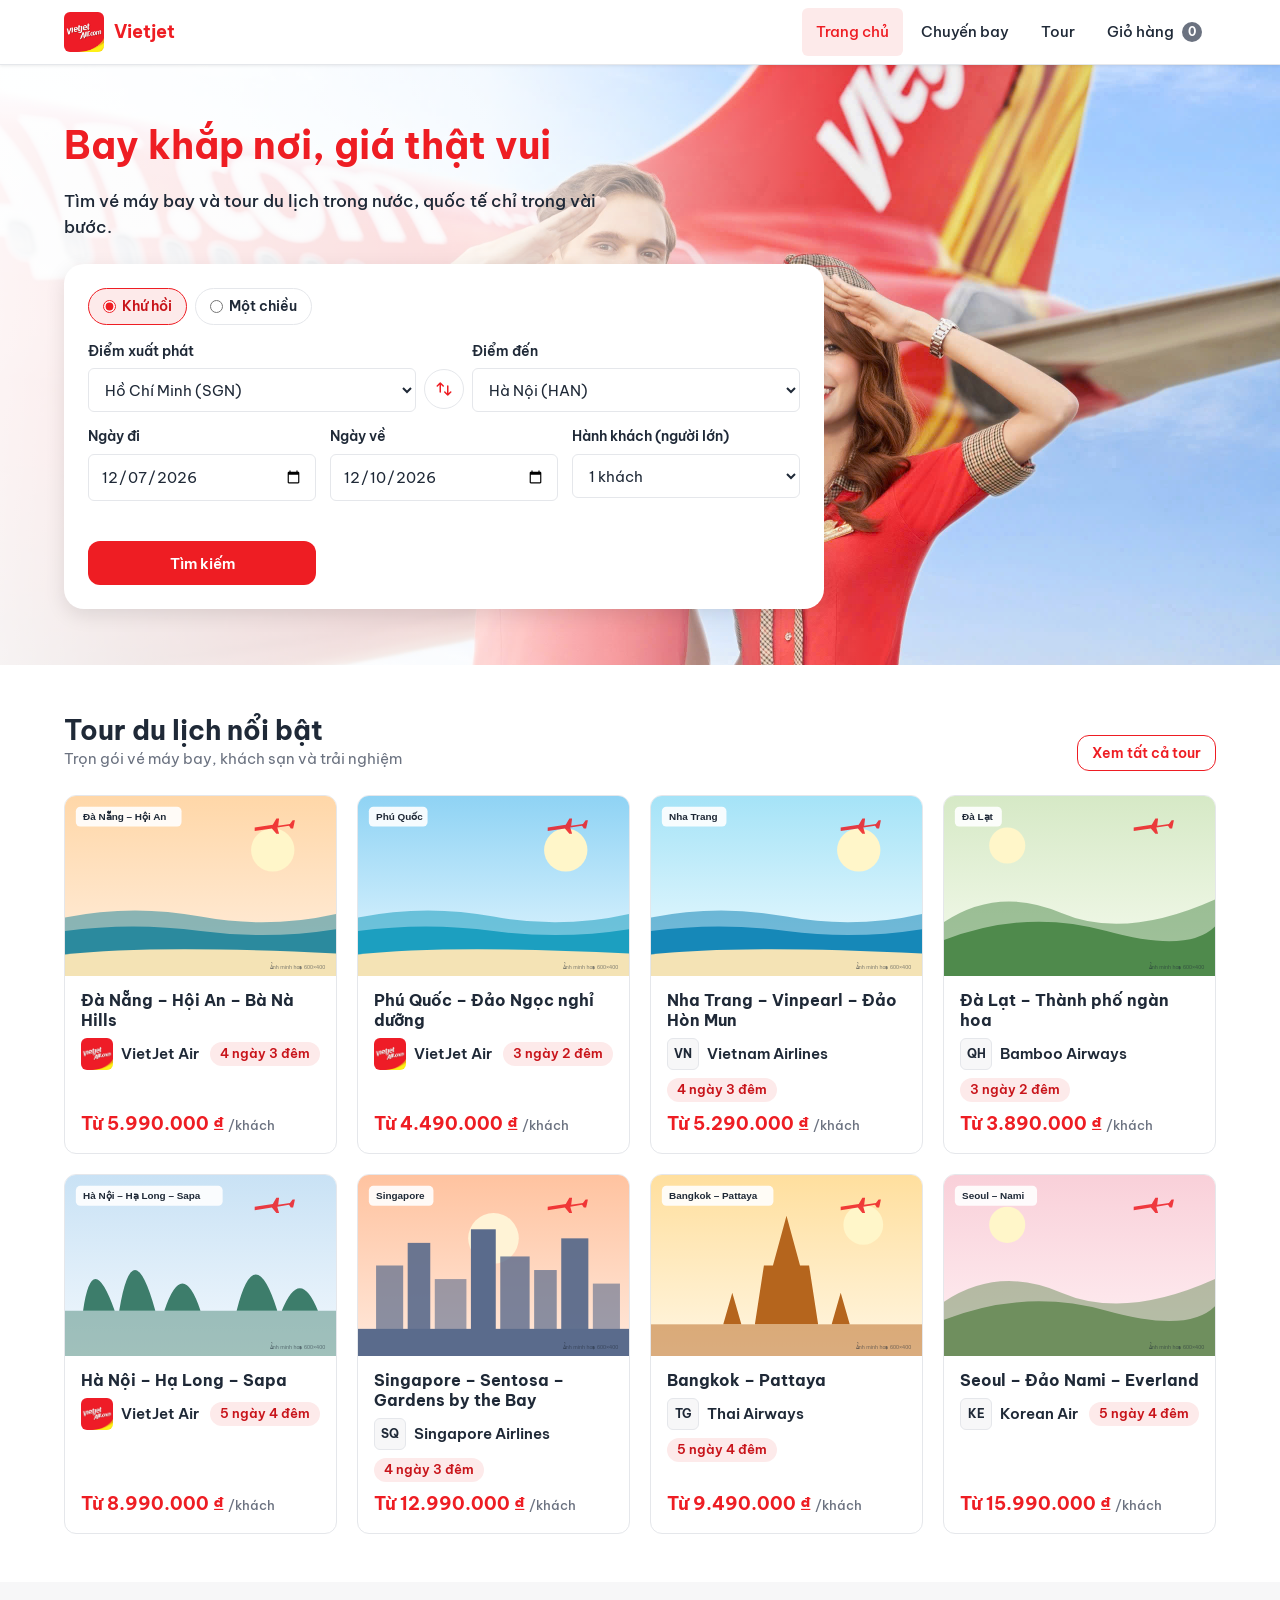
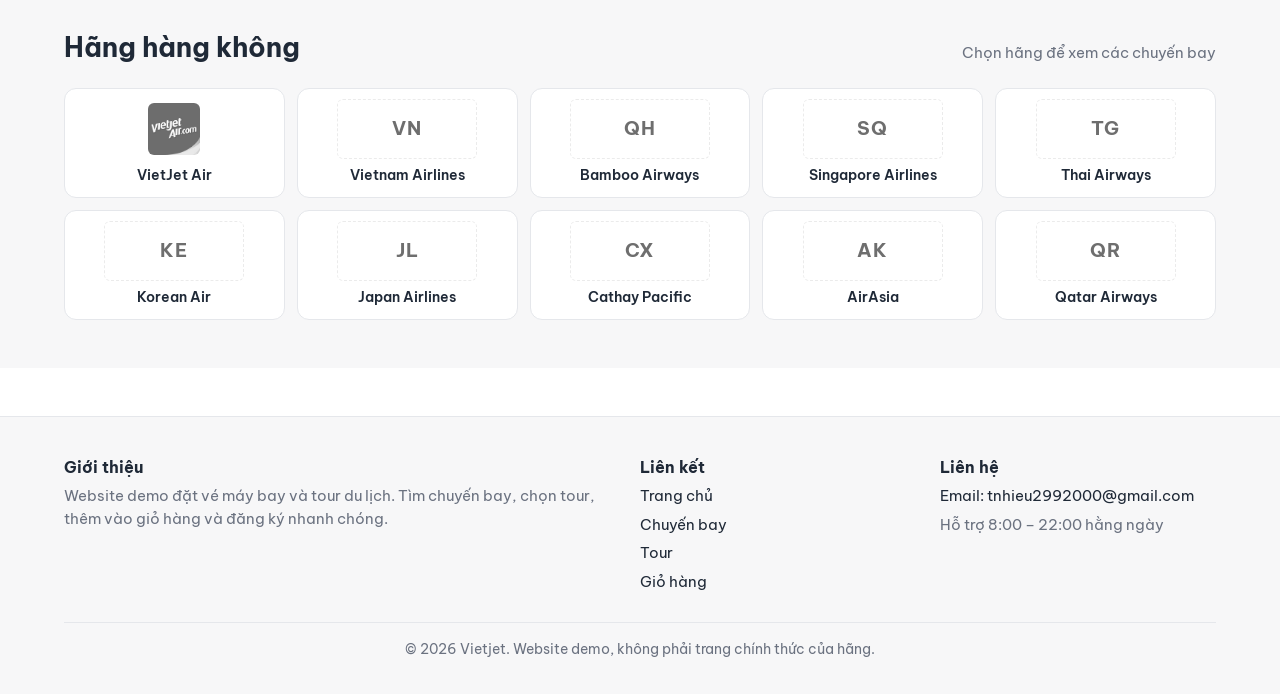
<file: vietjet/index.html>
<!doctype html>
<html lang="vi">
<head>
  <meta charset="utf-8">
  <meta name="viewport" content="width=device-width, initial-scale=1">
  <title>Vietjet – Vé máy bay & Tour du lịch</title>
  <meta name="description" content="Tìm chuyến bay, tour du lịch nổi bật và đặt chỗ nhanh chóng (website demo).">
  <link rel="icon" href="assets/images/logo-vietjet.jpg">
  <link rel="preconnect" href="https://fonts.googleapis.com">
  <link rel="preconnect" href="https://fonts.gstatic.com" crossorigin>
  <link rel="stylesheet" href="https://fonts.googleapis.com/css2?family=Be+Vietnam+Pro:wght@400;500;600;700&display=swap">
  <link rel="stylesheet" href="css/variables.css">
  <link rel="stylesheet" href="css/base.css">
  <link rel="stylesheet" href="css/components.css">
  <link rel="stylesheet" href="css/pages/home.css">
</head>
<body>
  <header id="site-header"></header>

  <main>
    <section class="hero" id="search" aria-labelledby="hero-title">
      <div class="hero__bg">
        <img src="assets/images/hero-crew.jpg" alt="Phi hành đoàn chào khách bên cạnh máy bay" fetchpriority="high">
      </div>
      <div class="container hero__inner">
        <div class="hero__text">
          <h1 id="hero-title">Bay khắp nơi, giá thật vui</h1>
          <p>Tìm vé máy bay và tour du lịch trong nước, quốc tế chỉ trong vài bước.</p>
        </div>

        <form class="search-card" id="search-form" novalidate aria-label="Tìm chuyến bay">
          <div class="search-card__trip" role="radiogroup" aria-label="Loại vé">
            <label class="pill"><input type="radio" name="trip" value="roundtrip" checked> Khứ hồi</label>
            <label class="pill"><input type="radio" name="trip" value="oneway"> Một chiều</label>
          </div>

          <div class="search-card__grid">
            <div class="route">
              <div class="field">
                <label for="from">Điểm xuất phát</label>
                <select class="select" id="from" name="from" required>
                  <option value="">Chọn điểm đi</option>
                </select>
                <p class="field__error" id="from-error"></p>
              </div>
              <button class="route__swap" type="button" id="swap-btn" aria-label="Đảo chiều điểm đi và điểm đến"></button>
              <div class="field">
                <label for="to">Điểm đến</label>
                <select class="select" id="to" name="to" required>
                  <option value="">Chọn điểm đến</option>
                </select>
                <p class="field__error" id="to-error"></p>
              </div>
            </div>

            <div class="field">
              <label for="depart">Ngày đi</label>
              <input class="input" type="date" id="depart" name="depart" required>
              <p class="field__error" id="depart-error"></p>
            </div>
            <div class="field" id="return-field">
              <label for="return">Ngày về</label>
              <input class="input" type="date" id="return" name="return">
              <p class="field__error" id="return-error"></p>
            </div>
            <div class="field">
              <label for="pax">Hành khách (người lớn)</label>
              <select class="select" id="pax" name="pax"></select>
            </div>
            <button class="btn btn--primary search-card__submit" type="submit" id="search-btn">Tìm kiếm</button>
          </div>
        </form>
      </div>
    </section>

    <section class="section" aria-labelledby="tours-title">
      <div class="container">
        <div class="section__head">
          <div>
            <h2 id="tours-title">Tour du lịch nổi bật</h2>
            <p class="muted" style="margin:0">Trọn gói vé máy bay, khách sạn và trải nghiệm</p>
          </div>
          <a class="btn btn--secondary btn--sm" href="tours.html">Xem tất cả tour</a>
        </div>
        <div class="tour-grid" id="featured-tours" aria-live="polite"></div>
      </div>
    </section>

    <section class="section section--surface" aria-labelledby="airlines-title">
      <div class="container">
        <div class="section__head">
          <h2 id="airlines-title">Hãng hàng không</h2>
          <p class="muted" style="margin:0">Chọn hãng để xem các chuyến bay</p>
        </div>
        <div class="airline-grid" id="airline-grid"></div>
      </div>
    </section>
  </main>

  <footer id="site-footer"></footer>
  <script type="module" src="js/pages/home.js"></script>
</body>
</html>
</file>
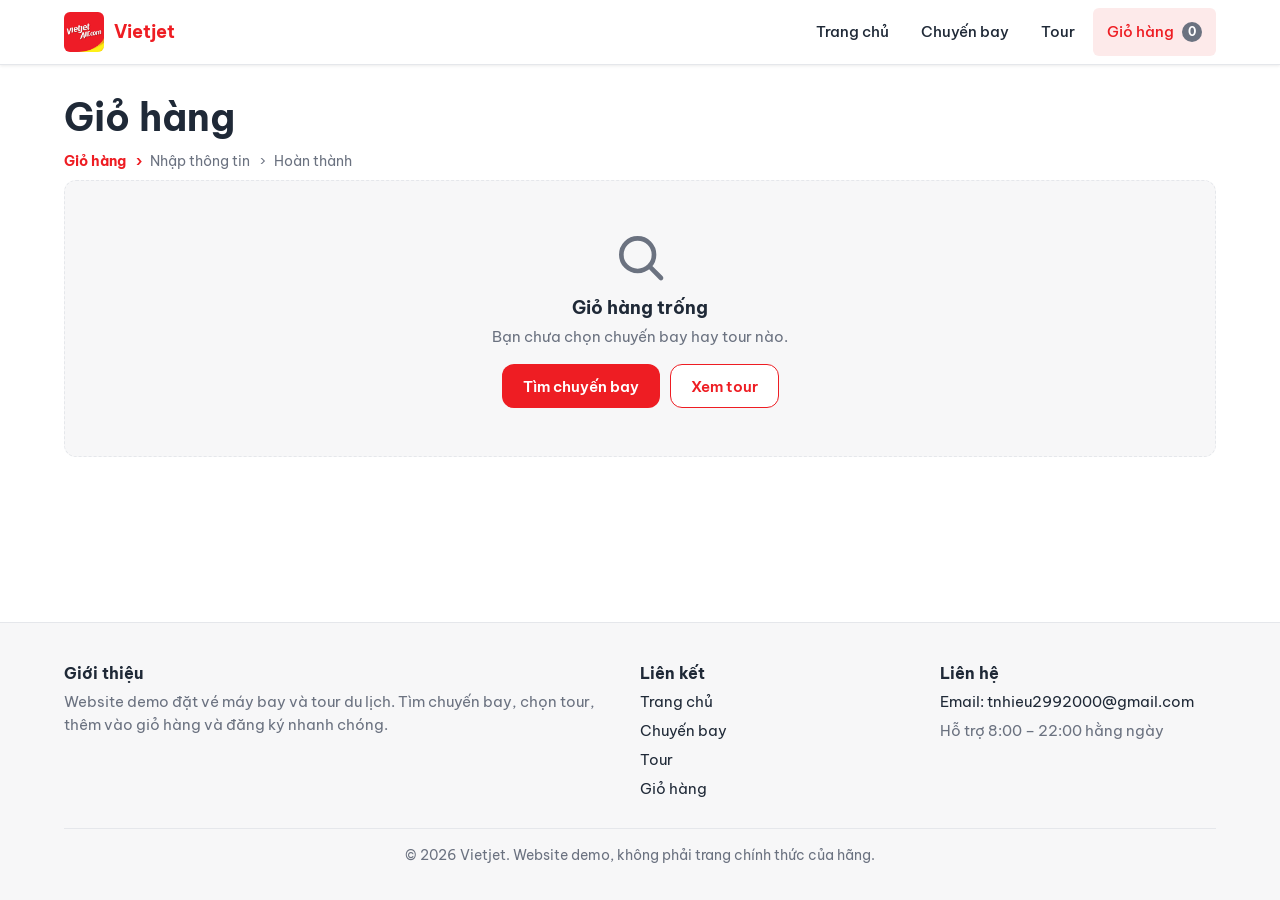
<file: vietjet/cart.html>
<!doctype html>
<html lang="vi">
<head>
  <meta charset="utf-8">
  <meta name="viewport" content="width=device-width, initial-scale=1">
  <title>Giỏ hàng – Vietjet</title>
  <link rel="icon" href="assets/images/logo-vietjet.jpg">
  <link rel="preconnect" href="https://fonts.googleapis.com">
  <link rel="preconnect" href="https://fonts.gstatic.com" crossorigin>
  <link rel="stylesheet" href="https://fonts.googleapis.com/css2?family=Be+Vietnam+Pro:wght@400;500;600;700&display=swap">
  <link rel="stylesheet" href="css/variables.css">
  <link rel="stylesheet" href="css/base.css">
  <link rel="stylesheet" href="css/components.css">
  <link rel="stylesheet" href="css/pages/cart.css">
</head>
<body>
  <header id="site-header"></header>

  <main>
    <div class="container">
      <div class="page-head">
        <h1>Giỏ hàng</h1>
        <ol class="steps" aria-label="Các bước đặt chỗ">
          <li class="is-current" aria-current="step">Giỏ hàng</li>
          <li>Nhập thông tin</li>
          <li>Hoàn thành</li>
        </ol>
      </div>
      <div id="cart-root" aria-live="polite"></div>
    </div>
  </main>

  <footer id="site-footer"></footer>
  <script type="module" src="js/pages/cart.js"></script>
</body>
</html>
</file>
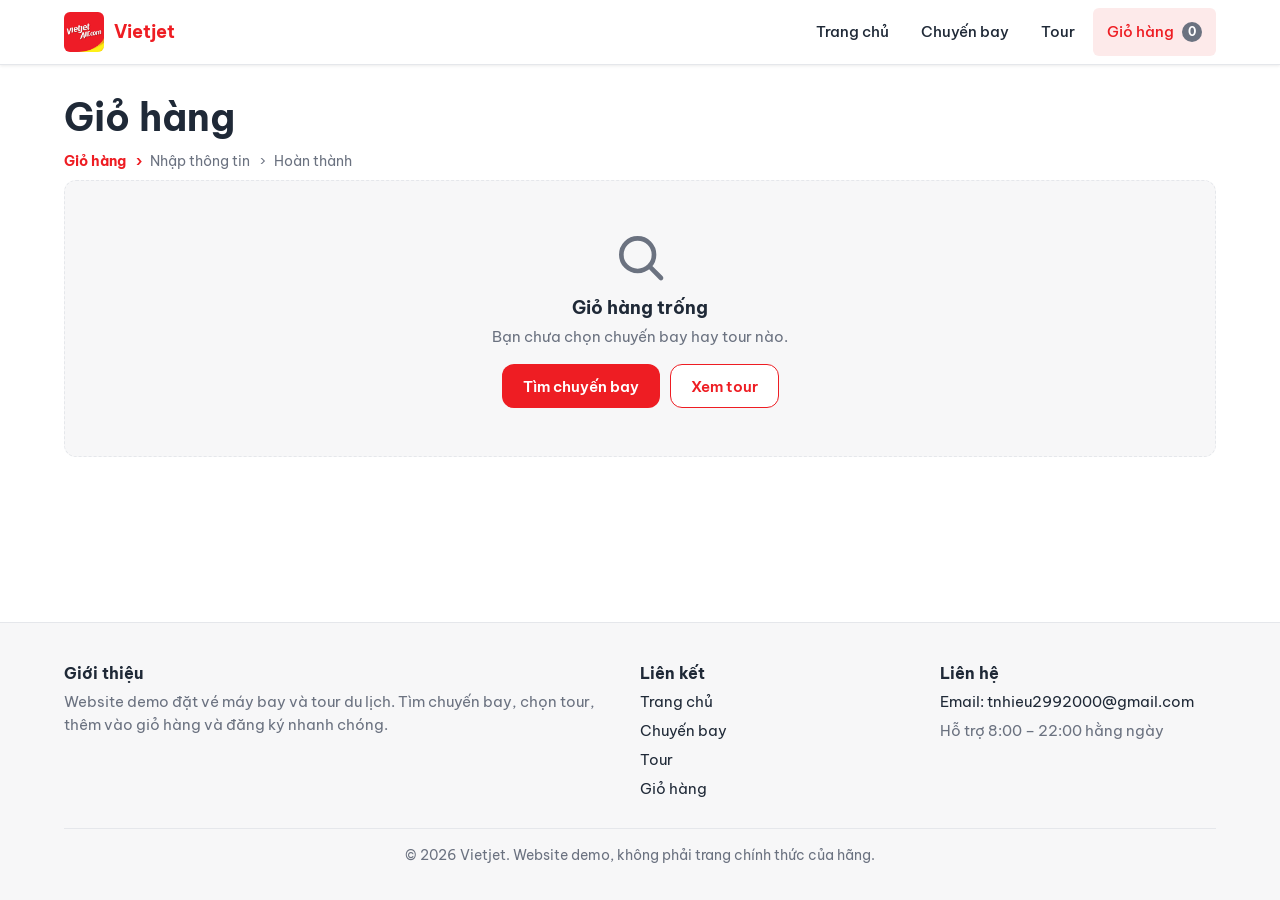
<file: vietjet/checkout.html>
<!doctype html>
<html lang="vi">
<head>
  <meta charset="utf-8">
  <meta name="viewport" content="width=device-width, initial-scale=1">
  <title>Nhập thông tin & Đăng ký – Vietjet</title>
  <link rel="icon" href="assets/images/logo-vietjet.jpg">
  <link rel="preconnect" href="https://fonts.googleapis.com">
  <link rel="preconnect" href="https://fonts.gstatic.com" crossorigin>
  <link rel="stylesheet" href="https://fonts.googleapis.com/css2?family=Be+Vietnam+Pro:wght@400;500;600;700&display=swap">
  <link rel="stylesheet" href="css/variables.css">
  <link rel="stylesheet" href="css/base.css">
  <link rel="stylesheet" href="css/components.css">
  <link rel="stylesheet" href="css/pages/cart.css">
</head>
<body>
  <header id="site-header"></header>

  <main>
    <div class="container" id="checkout-root">
      <div class="page-head">
        <h1>Nhập thông tin cá nhân</h1>
        <ol class="steps" aria-label="Các bước đặt chỗ">
          <li><a href="cart.html">Giỏ hàng</a></li>
          <li class="is-current" aria-current="step">Nhập thông tin</li>
          <li>Hoàn thành</li>
        </ol>
      </div>

      <div class="cart-layout">
        <form class="card form-card" id="checkout-form" novalidate aria-labelledby="form-title">
          <h2 id="form-title" style="font-size:1.15rem">Thông tin liên hệ</h2>
          <div class="form-grid">
            <div class="field span-2">
              <label for="fullName">Họ và tên <span class="req">*</span></label>
              <input class="input" id="fullName" name="fullName" autocomplete="name" required maxlength="100">
              <p class="field__error" id="fullName-error"></p>
            </div>
            <div class="field">
              <label for="email">Email <span class="req">*</span></label>
              <input class="input" type="email" id="email" name="email" autocomplete="email" required maxlength="120">
              <p class="field__error" id="email-error"></p>
            </div>
            <div class="field">
              <label for="phone">Số điện thoại <span class="req">*</span></label>
              <input class="input" type="tel" id="phone" name="phone" autocomplete="tel" required placeholder="0901234567">
              <p class="field__error" id="phone-error"></p>
            </div>
            <div class="field span-2">
              <label for="idNumber">CCCD / Hộ chiếu <span class="muted">(không bắt buộc)</span></label>
              <input class="input" id="idNumber" name="idNumber" maxlength="12">
              <p class="field__error" id="idNumber-error"></p>
            </div>
            <div class="field span-2">
              <label for="note">Ghi chú <span class="muted">(không bắt buộc)</span></label>
              <textarea class="textarea" id="note" name="note" maxlength="500"></textarea>
              <span class="char-count" id="note-count">0/500</span>
              <p class="field__error" id="note-error"></p>
            </div>
            <div class="field span-2">
              <label class="check"><input type="checkbox" id="agree" name="agree" required> Tôi đồng ý với điều khoản sử dụng và chính sách bảo mật (website demo)</label>
              <p class="field__error" id="agree-error"></p>
            </div>
          </div>
          <button class="btn btn--primary btn--block" type="submit" id="submit-btn" style="margin-top:16px">Đăng ký</button>
        </form>

        <aside class="card summary" id="order-summary" aria-labelledby="summary-title"></aside>
      </div>
    </div>
  </main>

  <footer id="site-footer"></footer>
  <script type="module" src="js/pages/checkout.js"></script>
</body>
</html>
</file>
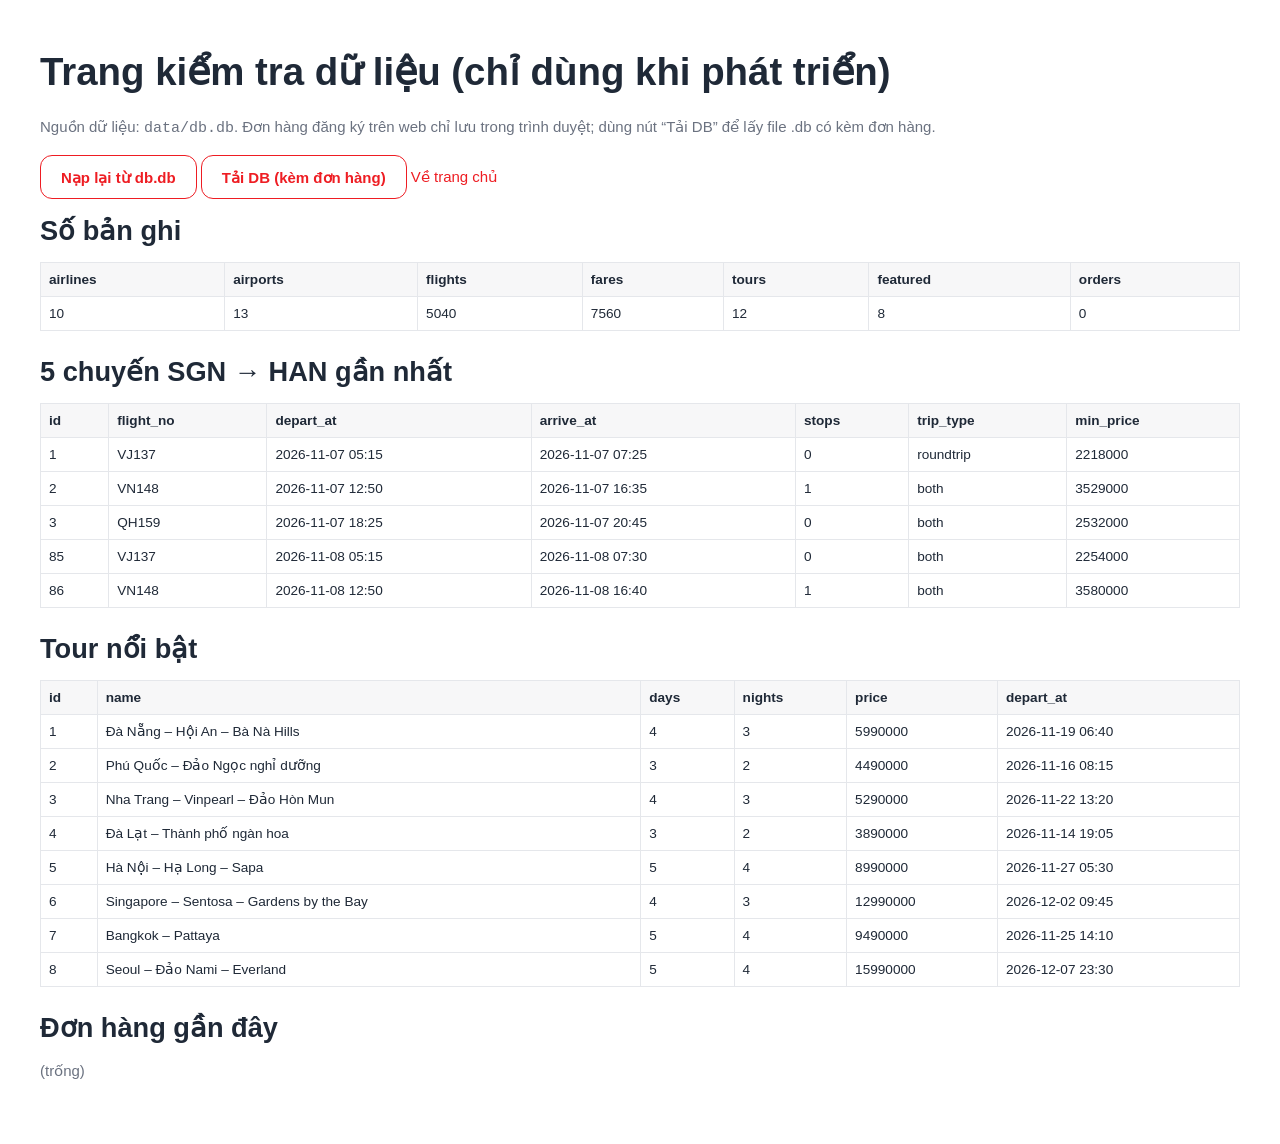
<file: vietjet/dev.html>
<!doctype html>
<html lang="vi">
<head>
  <meta charset="utf-8">
  <meta name="viewport" content="width=device-width, initial-scale=1">
  <title>Kiểm tra DB – Vietjet (dev)</title>
  <link rel="icon" href="assets/images/logo-vietjet.jpg">
  <link rel="stylesheet" href="css/variables.css">
  <link rel="stylesheet" href="css/base.css">
  <link rel="stylesheet" href="css/components.css">
  <style>
    .dev-table { width: 100%; border-collapse: collapse; font-size: .85rem; margin-bottom: 24px; }
    .dev-table th, .dev-table td { border: 1px solid var(--color-border); padding: 6px 8px; text-align: left; }
    .dev-table th { background: var(--color-surface); }
    .dev-wrap { overflow-x: auto; }
  </style>
</head>
<body>
  <main class="container section">
    <h1>Trang kiểm tra dữ liệu (chỉ dùng khi phát triển)</h1>
    <p class="muted">Nguồn dữ liệu: <code>data/db.db</code>. Đơn hàng đăng ký trên web chỉ lưu trong trình duyệt; dùng nút “Tải DB” để lấy file .db có kèm đơn hàng.</p>
    <p>
      <button class="btn btn--secondary" id="reset-btn" type="button">Nạp lại từ db.db</button>
      <button class="btn btn--secondary" id="download-btn" type="button">Tải DB (kèm đơn hàng)</button>
      <a href="index.html">Về trang chủ</a>
    </p>
    <div id="out" class="dev-wrap">Đang khởi tạo sql.js…</div>
  </main>
  <script type="module">
    import { query, resetDb, downloadDb } from './js/db.js';
    import { escapeHtml } from './js/utils.js';

    const CHECKS = [
      ['Số bản ghi', `SELECT (SELECT COUNT(*) FROM airlines) AS airlines, (SELECT COUNT(*) FROM airports) AS airports,
        (SELECT COUNT(*) FROM flights) AS flights, (SELECT COUNT(*) FROM fares) AS fares,
        (SELECT COUNT(*) FROM tours) AS tours, (SELECT COUNT(*) FROM tours WHERE is_featured = 1) AS featured,
        (SELECT COUNT(*) FROM orders) AS orders`],
      ['5 chuyến SGN → HAN gần nhất', `SELECT f.id, f.flight_no, f.depart_at, f.arrive_at, f.stops, f.trip_type,
        (SELECT MIN(price) FROM fares WHERE flight_id = f.id) AS min_price
        FROM flights f JOIN airports fa ON fa.id = f.from_airport_id JOIN airports ta ON ta.id = f.to_airport_id
        WHERE fa.code = 'SGN' AND ta.code = 'HAN' ORDER BY f.depart_at LIMIT 5`],
      ['Tour nổi bật', 'SELECT id, name, days, nights, price, depart_at FROM tours WHERE is_featured = 1'],
      ['Đơn hàng gần đây', `SELECT o.order_code, c.full_name, c.email, o.total, o.email_status, o.created_at
        FROM orders o JOIN customers c ON c.id = o.customer_id ORDER BY o.id DESC LIMIT 10`],
    ];

    function table(rows) {
      if (!rows.length) return '<p class="muted">(trống)</p>';
      const cols = Object.keys(rows[0]);
      return `<table class="dev-table"><thead><tr>${cols.map((c) => `<th>${escapeHtml(c)}</th>`).join('')}</tr></thead>
        <tbody>${rows.map((r) => `<tr>${cols.map((c) => `<td>${escapeHtml(r[c])}</td>`).join('')}</tr>`).join('')}</tbody></table>`;
    }

    const out = document.getElementById('out');
    try {
      let html = '';
      for (const [title, sql] of CHECKS) html += `<h2>${escapeHtml(title)}</h2>${table(await query(sql))}`;
      out.innerHTML = html;
    } catch (err) {
      console.error(err);
      out.textContent = `Lỗi: ${err.message}`;
    }

    document.getElementById('download-btn').addEventListener('click', () => downloadDb());
    document.getElementById('reset-btn').addEventListener('click', () => {
      resetDb();
      location.reload();
    });
  </script>
</body>
</html>
</file>
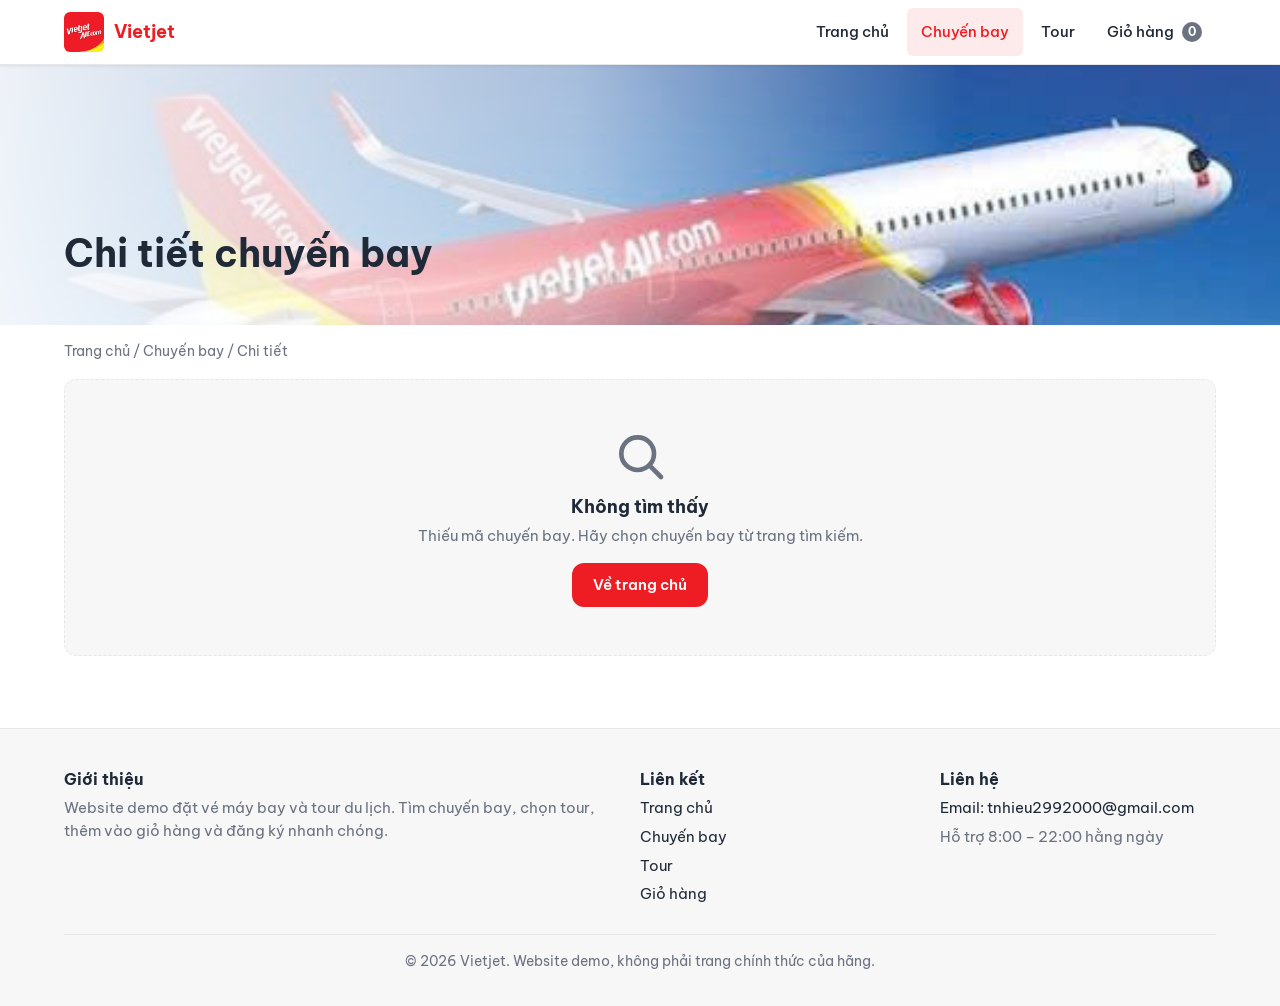
<file: vietjet/flight-detail.html>
<!doctype html>
<html lang="vi">
<head>
  <meta charset="utf-8">
  <meta name="viewport" content="width=device-width, initial-scale=1">
  <title>Chi tiết chuyến bay – Vietjet</title>
  <link rel="icon" href="assets/images/logo-vietjet.jpg">
  <link rel="preconnect" href="https://fonts.googleapis.com">
  <link rel="preconnect" href="https://fonts.gstatic.com" crossorigin>
  <link rel="stylesheet" href="https://fonts.googleapis.com/css2?family=Be+Vietnam+Pro:wght@400;500;600;700&display=swap">
  <link rel="stylesheet" href="css/variables.css">
  <link rel="stylesheet" href="css/base.css">
  <link rel="stylesheet" href="css/components.css">
  <link rel="stylesheet" href="css/pages/detail.css">
</head>
<body>
  <header id="site-header"></header>

  <main>
    <section class="page-banner">
      <img src="assets/images/hero-plane.jpg" alt="Máy bay trên bầu trời">
      <div class="page-banner__overlay">
        <div class="container">
          <h1>Chi tiết chuyến bay</h1>
        </div>
      </div>
    </section>

    <div class="container">
      <nav class="breadcrumb" aria-label="Breadcrumb">
        <a href="index.html">Trang chủ</a> / <a href="flights.html" id="back-to-search">Chuyến bay</a> / <span>Chi tiết</span>
      </nav>
      <div class="detail" id="flight-detail" aria-live="polite"></div>
    </div>
  </main>

  <footer id="site-footer"></footer>
  <script type="module" src="js/pages/flight-detail.js"></script>
</body>
</html>
</file>
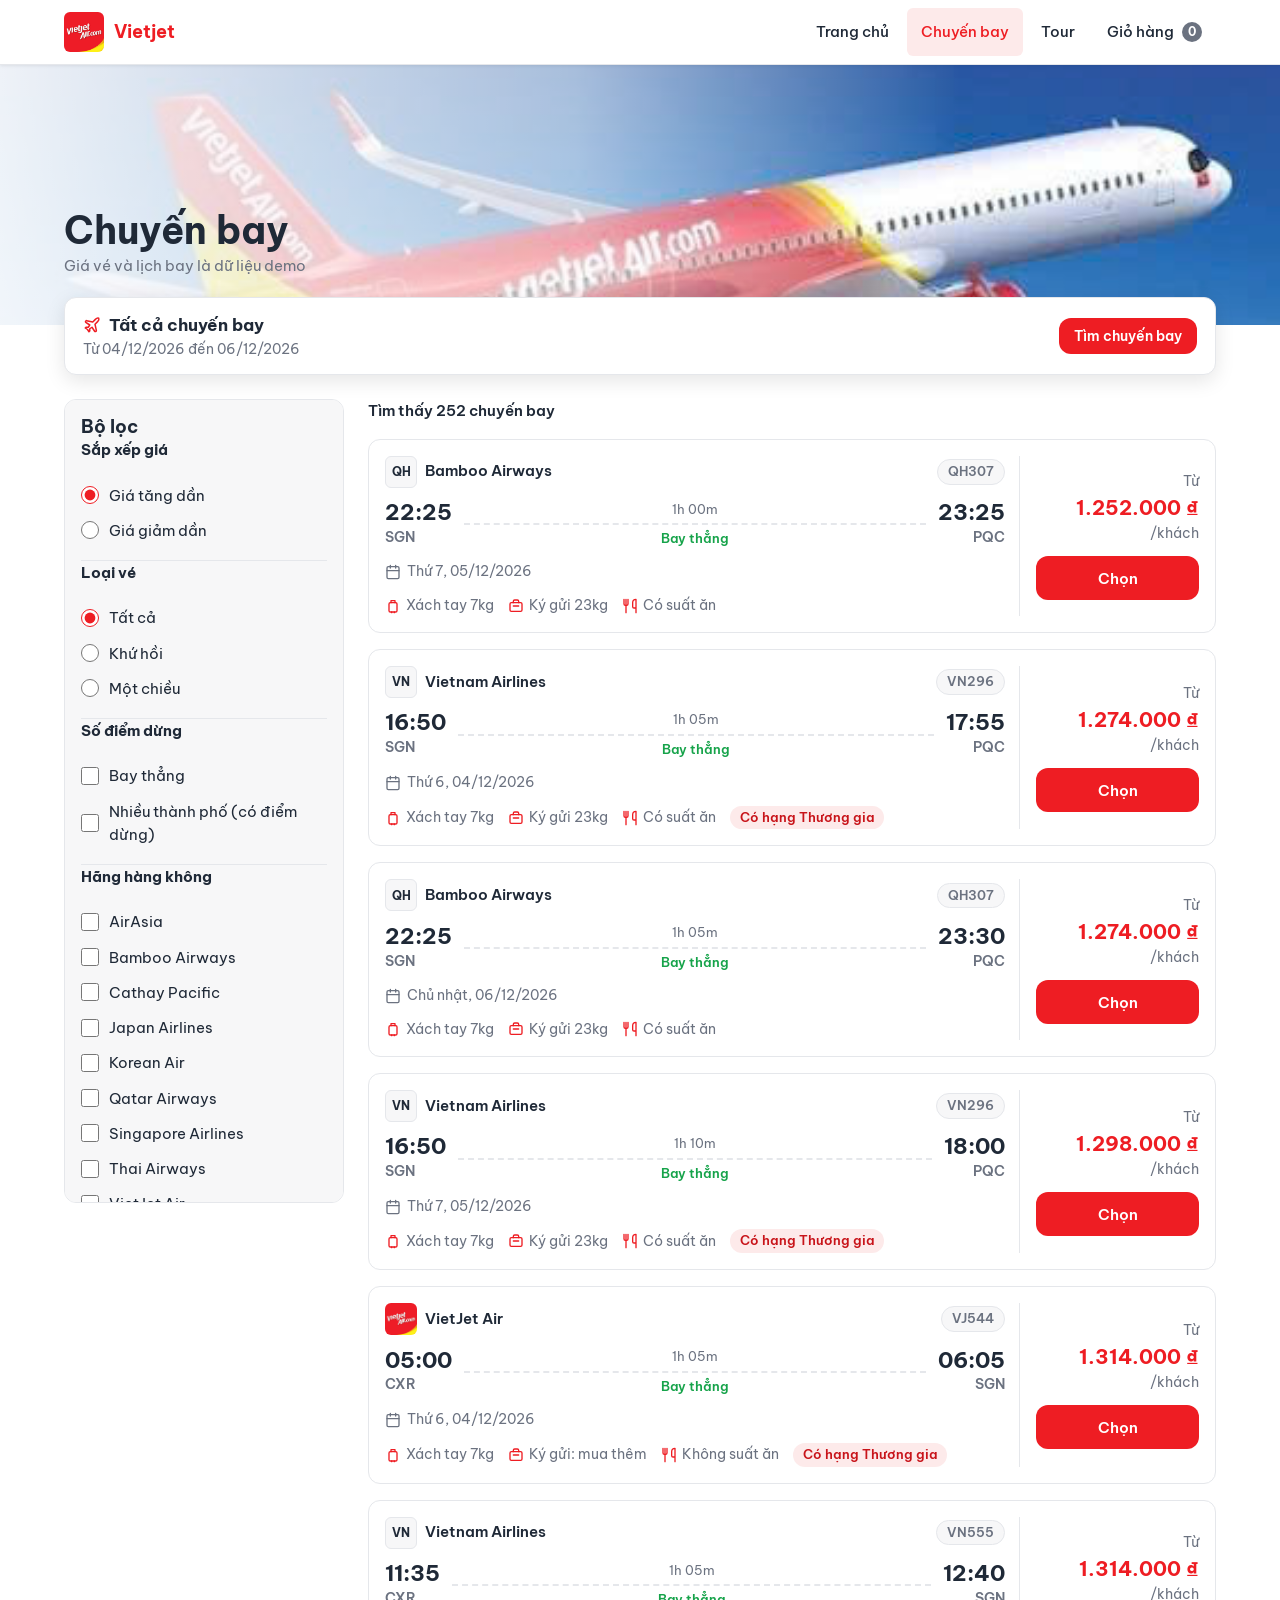
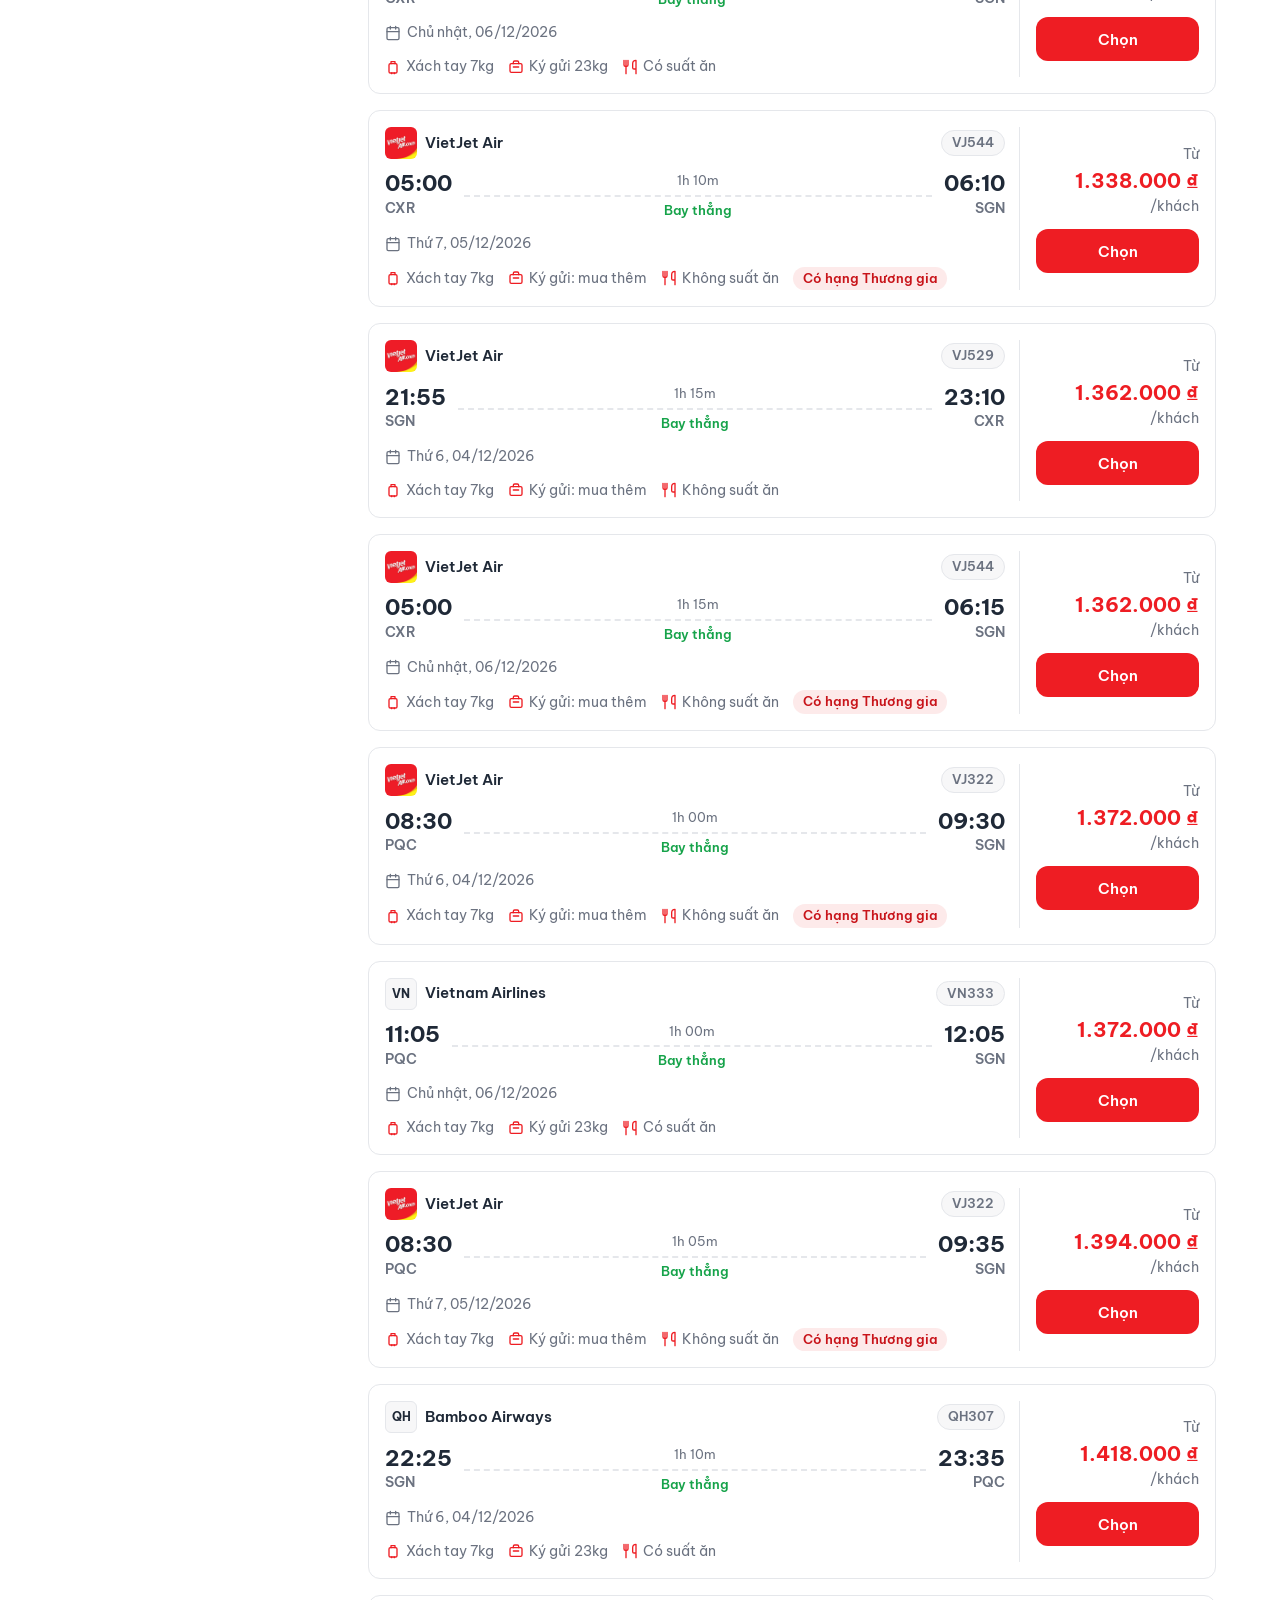
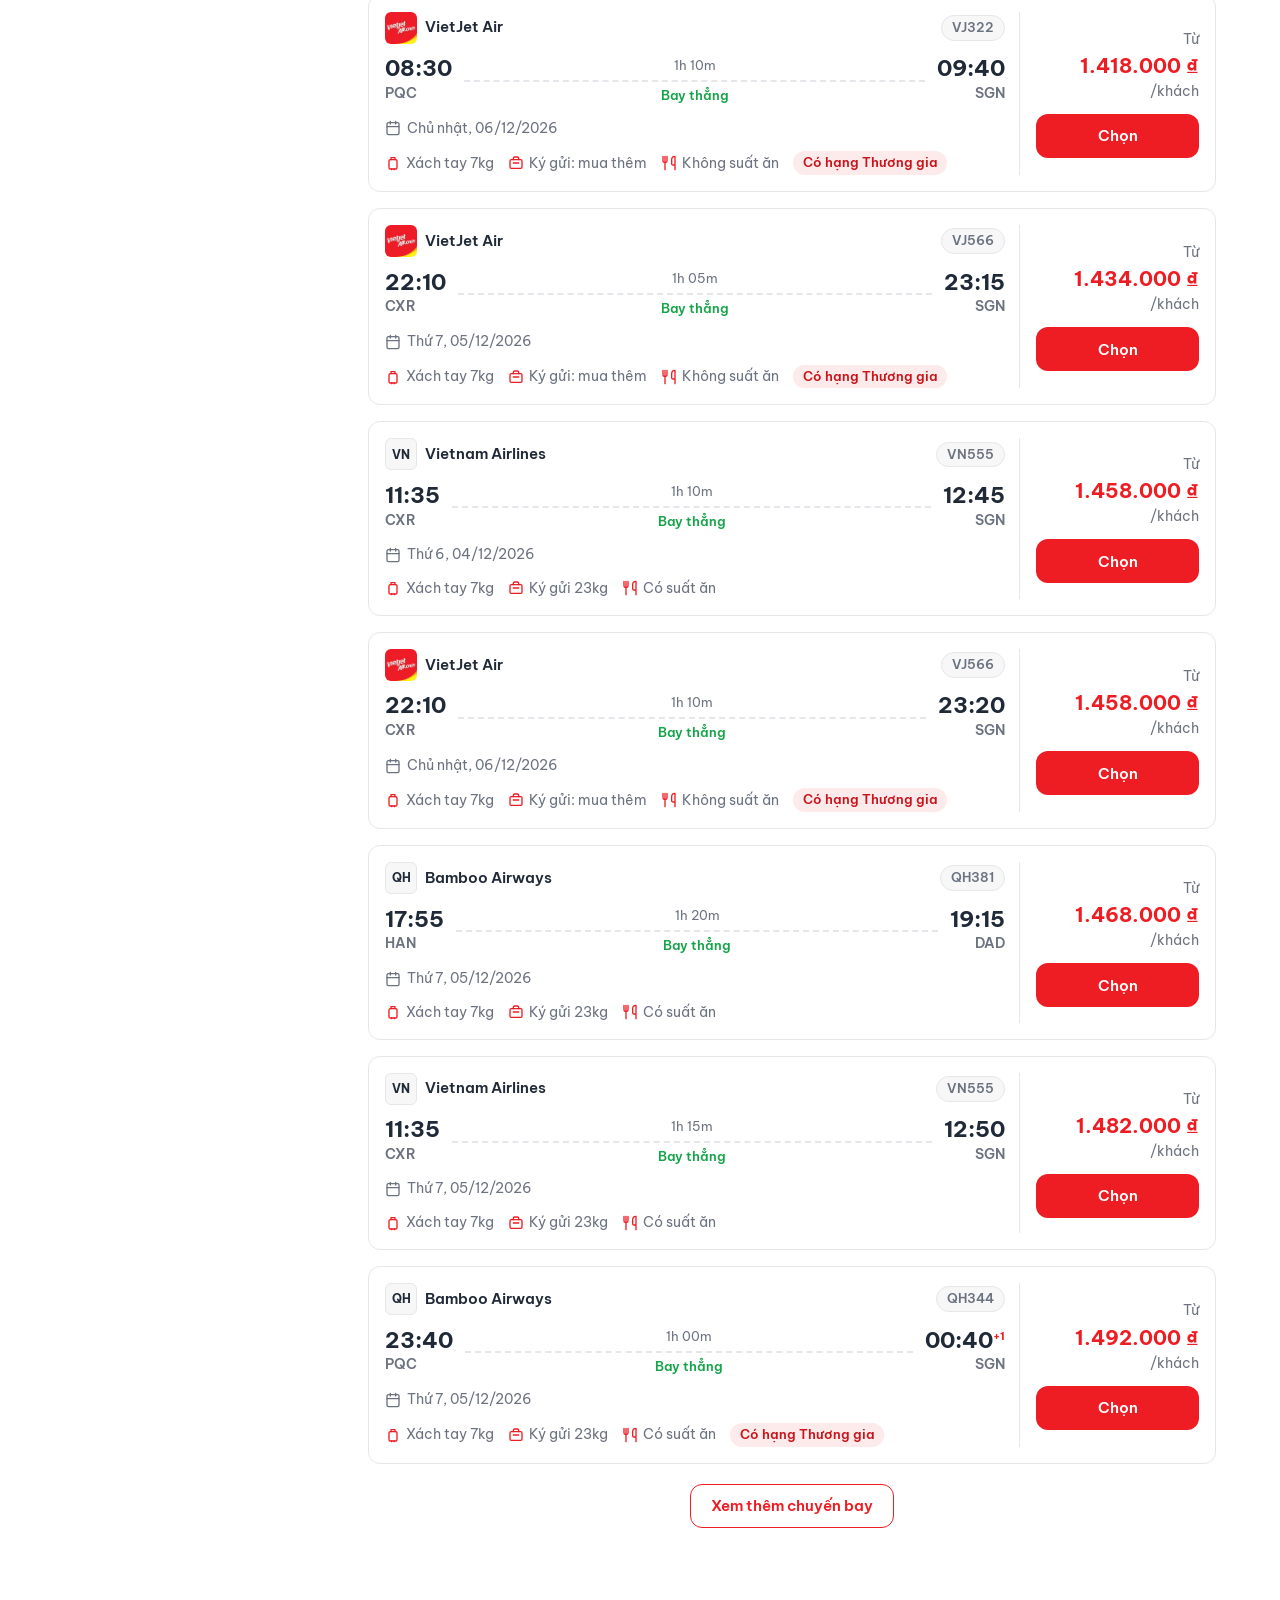
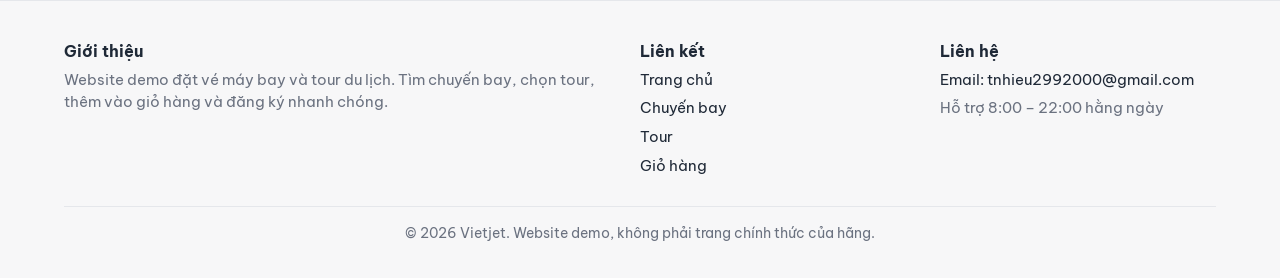
<file: vietjet/flights.html>
<!doctype html>
<html lang="vi">
<head>
  <meta charset="utf-8">
  <meta name="viewport" content="width=device-width, initial-scale=1">
  <title>Chuyến bay – Vietjet</title>
  <link rel="icon" href="assets/images/logo-vietjet.jpg">
  <link rel="preconnect" href="https://fonts.googleapis.com">
  <link rel="preconnect" href="https://fonts.gstatic.com" crossorigin>
  <link rel="stylesheet" href="https://fonts.googleapis.com/css2?family=Be+Vietnam+Pro:wght@400;500;600;700&display=swap">
  <link rel="stylesheet" href="css/variables.css">
  <link rel="stylesheet" href="css/base.css">
  <link rel="stylesheet" href="css/components.css">
  <link rel="stylesheet" href="css/pages/flights.css">
</head>
<body>
  <header id="site-header"></header>

  <main>
    <section class="page-banner">
      <img src="assets/images/hero-plane.jpg" alt="Máy bay trên bầu trời">
      <div class="page-banner__overlay">
        <div class="container">
          <h1>Chuyến bay</h1>
          <p class="muted" style="margin:0">Giá vé và lịch bay là dữ liệu demo</p>
        </div>
      </div>
    </section>

    <div class="container">
      <div class="search-summary" id="search-summary"></div>

      <div class="listing">
        <aside class="filters" id="filters" aria-label="Bộ lọc chuyến bay">
          <form id="filter-form">
            <div class="filters__head">
              <h2>Bộ lọc</h2>
              <button type="button" class="btn btn--ghost btn--sm filters__close" aria-label="Đóng bộ lọc">Đóng</button>
            </div>

            <fieldset class="filters__group">
              <legend>Sắp xếp giá</legend>
              <label class="check"><input type="radio" name="sort" value="asc" checked> Giá tăng dần</label>
              <label class="check"><input type="radio" name="sort" value="desc"> Giá giảm dần</label>
            </fieldset>

            <fieldset class="filters__group">
              <legend>Loại vé</legend>
              <label class="check"><input type="radio" name="trip" value="all" checked> Tất cả</label>
              <label class="check"><input type="radio" name="trip" value="roundtrip"> Khứ hồi</label>
              <label class="check"><input type="radio" name="trip" value="oneway"> Một chiều</label>
            </fieldset>

            <fieldset class="filters__group">
              <legend>Số điểm dừng</legend>
              <label class="check"><input type="checkbox" name="stops" value="0"> Bay thẳng</label>
              <label class="check"><input type="checkbox" name="stops" value="1"> Nhiều thành phố (có điểm dừng)</label>
            </fieldset>

            <fieldset class="filters__group">
              <legend>Hãng hàng không</legend>
              <div id="airline-filters"></div>
            </fieldset>

            <fieldset class="filters__group">
              <legend>Giờ cất cánh</legend>
              <div id="time-filters"></div>
            </fieldset>

            <fieldset class="filters__group">
              <legend>Hạng dịch vụ</legend>
              <label class="check"><input type="checkbox" name="class" value="economy"> Phổ thông</label>
              <label class="check"><input type="checkbox" name="class" value="business"> Thương gia</label>
            </fieldset>

            <button type="button" class="btn btn--secondary btn--block" id="clear-filters">Xoá bộ lọc</button>
          </form>
        </aside>

        <section class="results" aria-labelledby="result-count">
          <div class="leg-tabs" id="leg-tabs" role="tablist" hidden></div>
          <div class="results__bar">
            <p class="results__count" id="result-count" aria-live="polite">Đang tải chuyến bay…</p>
            <button type="button" class="btn btn--secondary btn--sm filters-toggle" id="filters-toggle" aria-controls="filters" aria-expanded="false">Bộ lọc</button>
          </div>
          <div class="results__list" id="flight-list"></div>
          <div class="results__more" id="load-more" hidden>
            <button type="button" class="btn btn--secondary">Xem thêm chuyến bay</button>
          </div>
        </section>
      </div>
    </div>
  </main>

  <footer id="site-footer"></footer>
  <script type="module" src="js/pages/flights.js"></script>
</body>
</html>
</file>
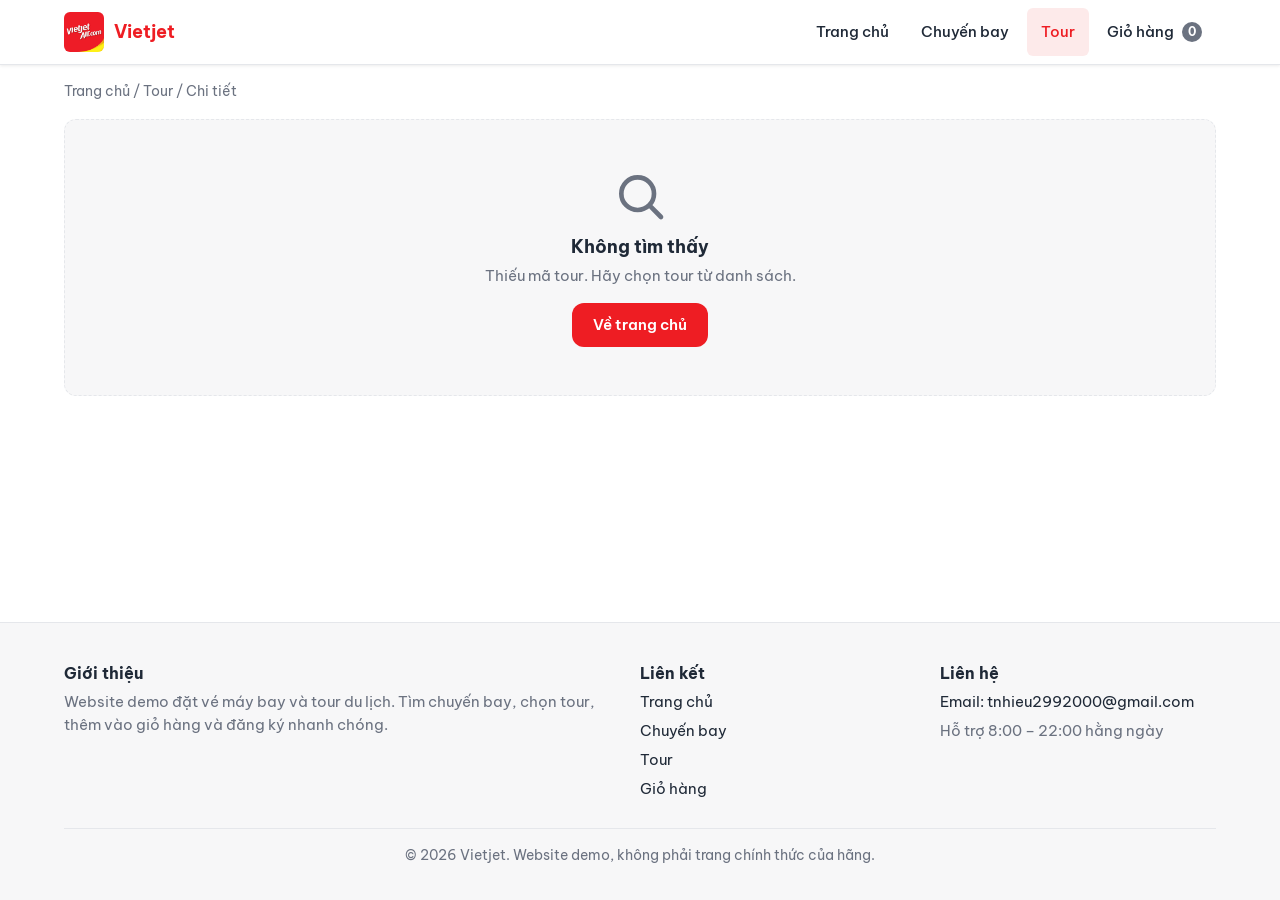
<file: vietjet/tour-detail.html>
<!doctype html>
<html lang="vi">
<head>
  <meta charset="utf-8">
  <meta name="viewport" content="width=device-width, initial-scale=1">
  <title>Chi tiết tour – Vietjet</title>
  <link rel="icon" href="assets/images/logo-vietjet.jpg">
  <link rel="preconnect" href="https://fonts.googleapis.com">
  <link rel="preconnect" href="https://fonts.gstatic.com" crossorigin>
  <link rel="stylesheet" href="https://fonts.googleapis.com/css2?family=Be+Vietnam+Pro:wght@400;500;600;700&display=swap">
  <link rel="stylesheet" href="css/variables.css">
  <link rel="stylesheet" href="css/base.css">
  <link rel="stylesheet" href="css/components.css">
  <link rel="stylesheet" href="css/pages/detail.css">
</head>
<body>
  <header id="site-header"></header>

  <main>
    <div class="container">
      <nav class="breadcrumb" aria-label="Breadcrumb">
        <a href="index.html">Trang chủ</a> / <a href="tours.html">Tour</a> / <span>Chi tiết</span>
      </nav>
      <div class="detail" id="tour-detail" aria-live="polite"></div>
    </div>
  </main>

  <footer id="site-footer"></footer>
  <script type="module" src="js/pages/tour-detail.js"></script>
</body>
</html>
</file>
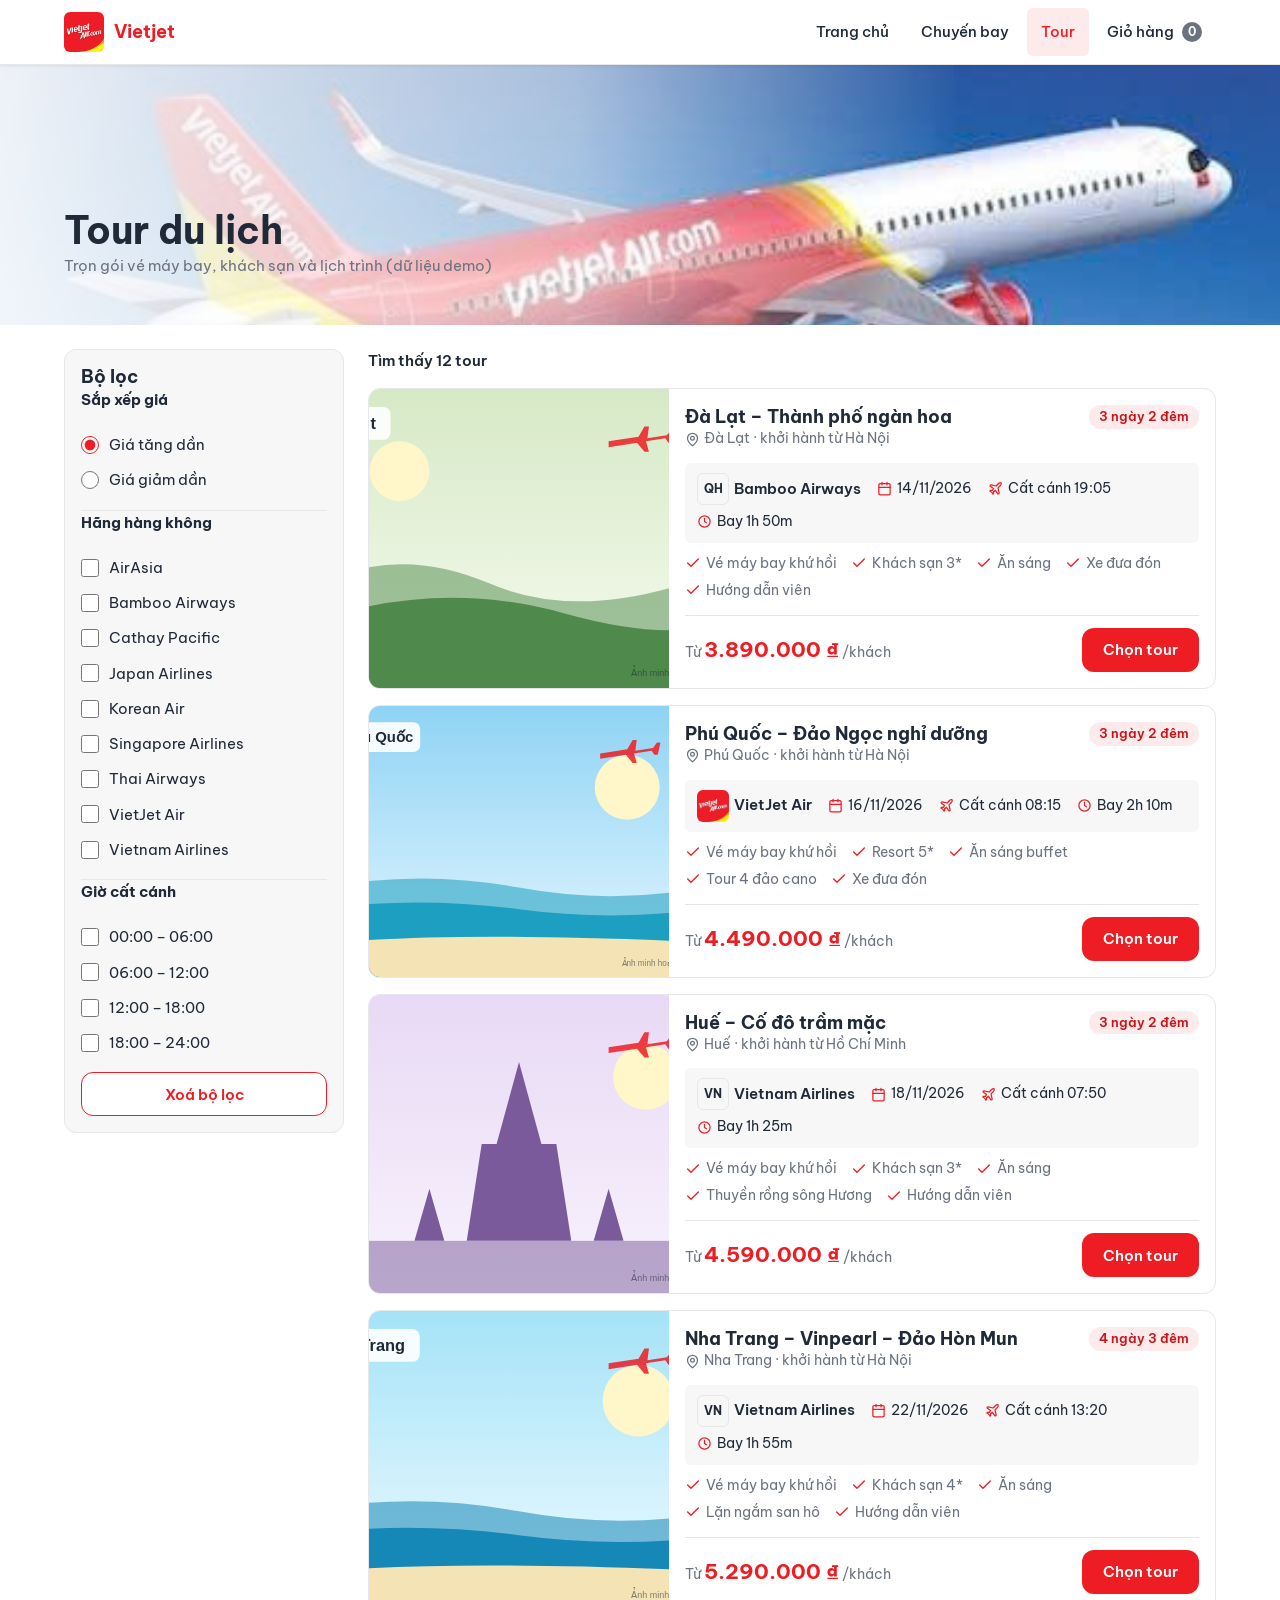
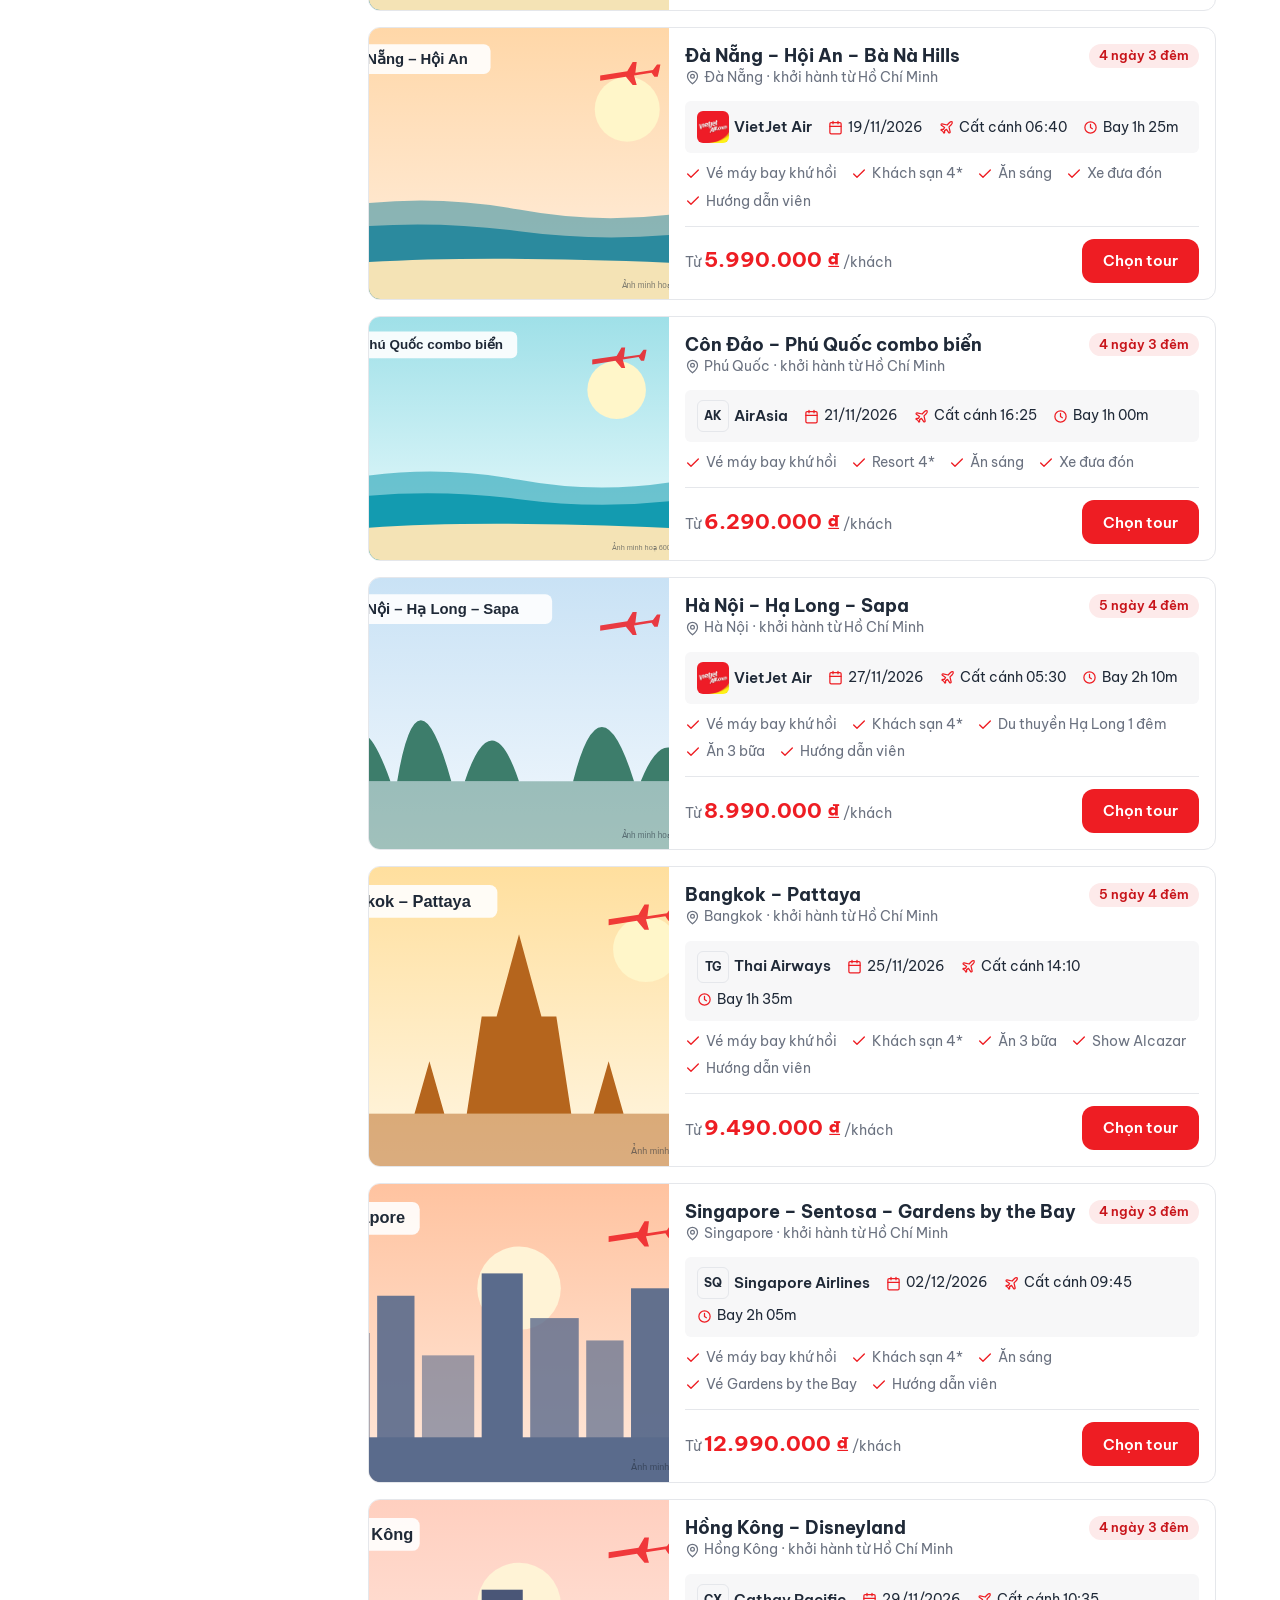
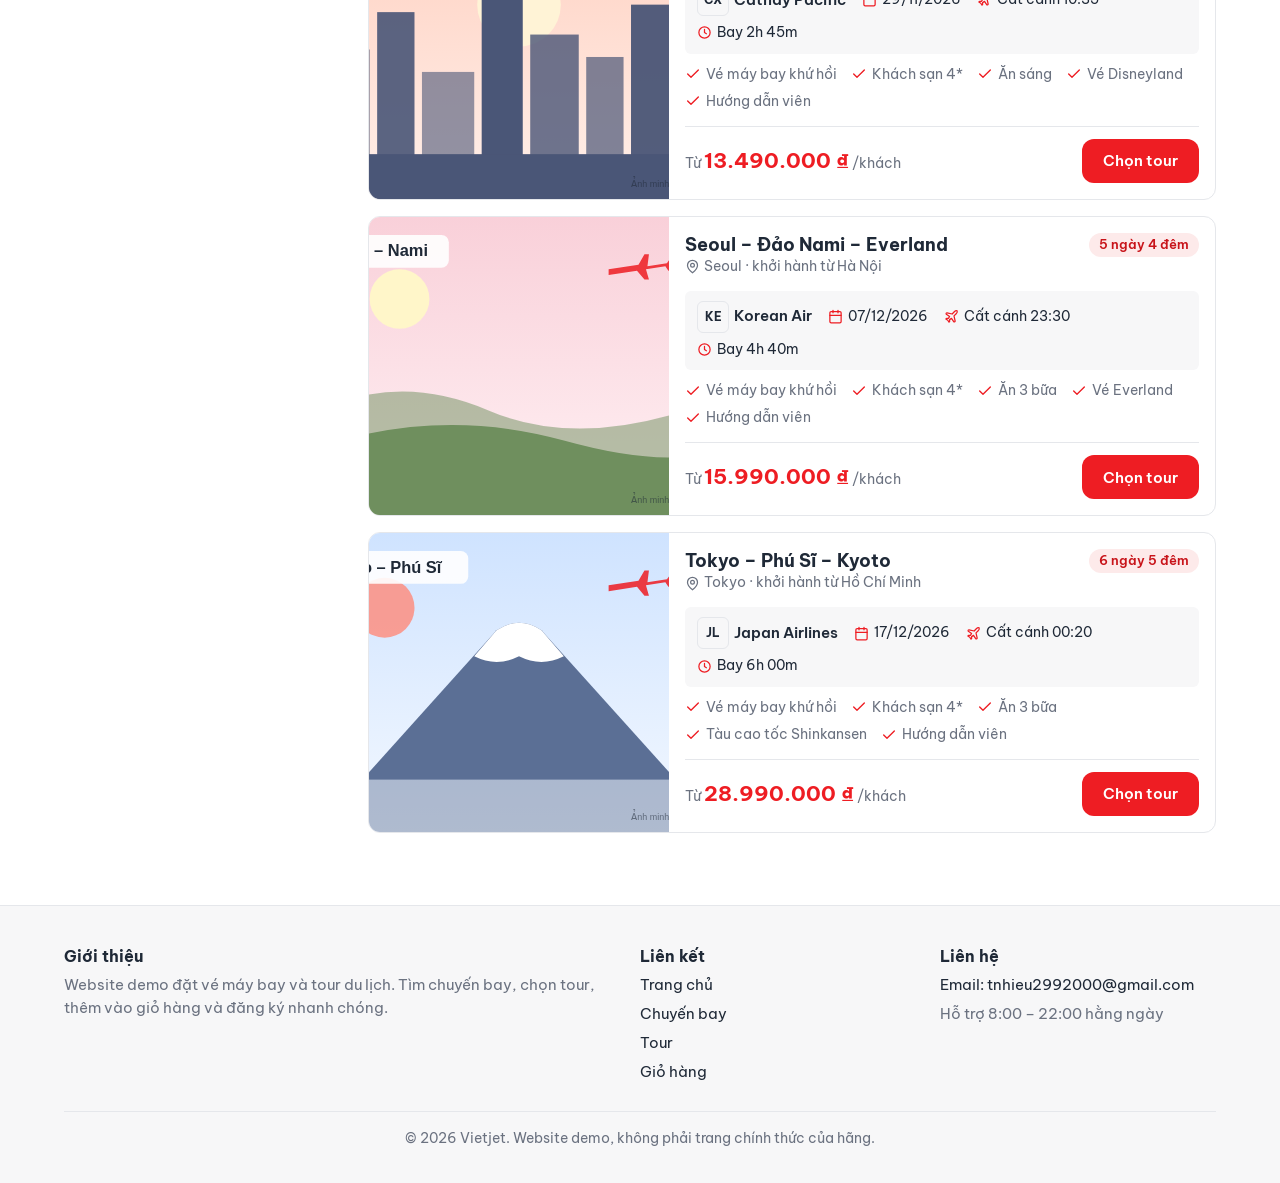
<file: vietjet/tours.html>
<!doctype html>
<html lang="vi">
<head>
  <meta charset="utf-8">
  <meta name="viewport" content="width=device-width, initial-scale=1">
  <title>Tour du lịch – Vietjet</title>
  <link rel="icon" href="assets/images/logo-vietjet.jpg">
  <link rel="preconnect" href="https://fonts.googleapis.com">
  <link rel="preconnect" href="https://fonts.gstatic.com" crossorigin>
  <link rel="stylesheet" href="https://fonts.googleapis.com/css2?family=Be+Vietnam+Pro:wght@400;500;600;700&display=swap">
  <link rel="stylesheet" href="css/variables.css">
  <link rel="stylesheet" href="css/base.css">
  <link rel="stylesheet" href="css/components.css">
  <link rel="stylesheet" href="css/pages/tours.css">
</head>
<body>
  <header id="site-header"></header>

  <main>
    <section class="page-banner">
      <img src="assets/images/hero-plane.jpg" alt="Máy bay trên bầu trời">
      <div class="page-banner__overlay">
        <div class="container">
          <h1>Tour du lịch</h1>
          <p class="muted" style="margin:0">Trọn gói vé máy bay, khách sạn và lịch trình (dữ liệu demo)</p>
        </div>
      </div>
    </section>

    <div class="container">
      <div class="listing">
        <aside class="filters" id="filters" aria-label="Bộ lọc tour">
          <form id="filter-form">
            <div class="filters__head">
              <h2>Bộ lọc</h2>
              <button type="button" class="btn btn--ghost btn--sm filters__close" aria-label="Đóng bộ lọc">Đóng</button>
            </div>

            <fieldset class="filters__group">
              <legend>Sắp xếp giá</legend>
              <label class="check"><input type="radio" name="sort" value="asc" checked> Giá tăng dần</label>
              <label class="check"><input type="radio" name="sort" value="desc"> Giá giảm dần</label>
            </fieldset>

            <fieldset class="filters__group">
              <legend>Hãng hàng không</legend>
              <div id="airline-filters"></div>
            </fieldset>

            <fieldset class="filters__group">
              <legend>Giờ cất cánh</legend>
              <div id="time-filters"></div>
            </fieldset>

            <button type="button" class="btn btn--secondary btn--block" id="clear-filters">Xoá bộ lọc</button>
          </form>
        </aside>

        <section class="results" aria-labelledby="result-count">
          <div class="results__bar">
            <p class="results__count" id="result-count" aria-live="polite">Đang tải tour…</p>
            <button type="button" class="btn btn--secondary btn--sm filters-toggle" id="filters-toggle" aria-controls="filters" aria-expanded="false">Bộ lọc</button>
          </div>
          <div class="results__list" id="tour-list"></div>
        </section>
      </div>
    </div>
  </main>

  <footer id="site-footer"></footer>
  <script type="module" src="js/pages/tours.js"></script>
</body>
</html>
</file>
<file: vietjet/css/variables.css>
:root {
  --color-primary: #ee1d23;
  --color-primary-dark: #c8141a;
  --color-primary-light: #fdeaea;   /* nền nhẹ cho badge, hover */
  --color-accent: #ffc20e;          /* vàng, dùng tiết chế (nhãn giá tốt) */
  --color-bg: #ffffff;
  --color-surface: #f7f7f8;         /* nền section xen kẽ, sidebar */
  --color-border: #e5e7eb;
  --color-text: #1f2937;
  --color-text-muted: #6b7280;
  --color-success: #16a34a;
  --color-success-light: #dcfce7;
  --color-error: #dc2626;
  --color-warning-light: #fff7e0;
  --color-overlay: rgba(17, 24, 39, .45);

  --radius-sm: 6px;
  --radius-md: 12px;
  --radius-lg: 20px;
  --shadow-sm: 0 1px 3px rgba(0,0,0,.08);
  --shadow-md: 0 6px 20px rgba(0,0,0,.10);

  --font-main: "Be Vietnam Pro", "Segoe UI", Roboto, Arial, sans-serif;
  --container: 1200px;
  --gutter: 16px;
  --header-h: 64px;
}

@media (min-width: 640px) {
  :root { --gutter: 24px; }
}
</file>
<file: vietjet/css/base.css>
*, *::before, *::after { box-sizing: border-box; }

html { -webkit-text-size-adjust: 100%; scroll-behavior: smooth; }

body {
  margin: 0;
  font-family: var(--font-main);
  font-size: 15px;
  line-height: 1.55;
  color: var(--color-text);
  background: var(--color-bg);
  min-height: 100vh;
  display: flex;
  flex-direction: column;
}

main { flex: 1; }

h1, h2, h3, h4 { margin: 0 0 .5em; line-height: 1.25; font-weight: 700; }
h1 { font-size: clamp(1.6rem, 3.5vw, 2.4rem); }
h2 { font-size: clamp(1.3rem, 2.5vw, 1.7rem); }
h3 { font-size: 1.1rem; }
p { margin: 0 0 1em; }

a { color: var(--color-primary); text-decoration: none; }
a:hover { text-decoration: underline; }

img { max-width: 100%; height: auto; display: block; }

button, input, select, textarea { font: inherit; color: inherit; }
button { cursor: pointer; }

:focus-visible {
  outline: 2px solid var(--color-primary);
  outline-offset: 2px;
}

.container {
  width: 100%;
  max-width: var(--container);
  margin: 0 auto;
  padding: 0 var(--gutter);
}

.section { padding: 48px 0; }
.section--surface { background: var(--color-surface); }

.section__head {
  display: flex;
  align-items: flex-end;
  justify-content: space-between;
  gap: 16px;
  margin-bottom: 24px;
  flex-wrap: wrap;
}
.section__head h2 { margin: 0; }

.icon { width: 18px; height: 18px; flex: none; vertical-align: middle; }

.muted { color: var(--color-text-muted); }
.price { color: var(--color-primary); font-weight: 700; }

.visually-hidden {
  position: absolute !important;
  width: 1px; height: 1px;
  overflow: hidden; clip: rect(0 0 0 0);
  white-space: nowrap;
}

[hidden] { display: none !important; }
</file>
<file: vietjet/css/components.css>
/* ===== Navbar ===== */
.navbar {
  position: sticky;
  top: 0;
  z-index: 50;
  background: var(--color-bg);
  border-bottom: 1px solid var(--color-border);
  box-shadow: var(--shadow-sm);
}
.navbar__inner {
  display: flex;
  align-items: center;
  justify-content: space-between;
  height: var(--header-h);
}
.navbar__brand { display: flex; align-items: center; gap: 10px; font-weight: 700; color: var(--color-text); }
.navbar__brand:hover { text-decoration: none; }
.navbar__brand img { height: 40px; width: 40px; border-radius: var(--radius-sm); object-fit: cover; }
.navbar__brand span { font-size: 1.15rem; color: var(--color-primary); }

.navbar__toggle {
  display: inline-flex;
  align-items: center;
  justify-content: center;
  width: 44px; height: 44px;
  border: 1px solid var(--color-border);
  border-radius: var(--radius-md);
  background: var(--color-bg);
}
.navbar__toggle svg { width: 22px; height: 22px; }

.navbar__menu {
  position: absolute;
  top: var(--header-h);
  left: 0; right: 0;
  display: none;
  flex-direction: column;
  background: var(--color-bg);
  border-bottom: 1px solid var(--color-border);
  box-shadow: var(--shadow-md);
  padding: 8px var(--gutter) 16px;
  margin: 0;
  list-style: none;
}
.navbar__menu.is-open { display: flex; }
.navbar__link {
  display: flex;
  align-items: center;
  gap: 8px;
  padding: 12px 14px;
  border-radius: var(--radius-sm);
  color: var(--color-text);
  font-weight: 500;
}
.navbar__link:hover { background: var(--color-primary-light); color: var(--color-primary); text-decoration: none; }
.navbar__link.is-active { color: var(--color-primary); background: var(--color-primary-light); }

.cart-badge {
  display: inline-flex;
  align-items: center;
  justify-content: center;
  min-width: 20px; height: 20px;
  padding: 0 6px;
  border-radius: 999px;
  background: var(--color-primary);
  color: #fff;
  font-size: .75rem;
  font-weight: 700;
}
.cart-badge[data-count="0"] { background: var(--color-text-muted); }

@media (min-width: 900px) {
  .navbar__toggle { display: none; }
  .navbar__menu {
    position: static;
    display: flex;
    flex-direction: row;
    gap: 4px;
    padding: 0;
    border: 0;
    box-shadow: none;
  }
}

/* ===== Footer ===== */
.footer {
  background: var(--color-surface);
  border-top: 1px solid var(--color-border);
  margin-top: 48px;
  padding: 40px 0 20px;
  font-size: .92rem;
}
.footer__grid { display: grid; gap: 24px; grid-template-columns: 1fr; }
.footer h3 { font-size: 1rem; }
.footer ul { list-style: none; padding: 0; margin: 0; display: grid; gap: 6px; }
.footer a { color: var(--color-text); }
.footer a:hover { color: var(--color-primary); }
.footer__copy {
  margin-top: 28px;
  padding-top: 16px;
  border-top: 1px solid var(--color-border);
  color: var(--color-text-muted);
  text-align: center;
  font-size: .85rem;
}
@media (min-width: 640px) { .footer__grid { grid-template-columns: 2fr 1fr 1fr; } }

/* ===== Button ===== */
.btn {
  display: inline-flex;
  align-items: center;
  justify-content: center;
  gap: 8px;
  min-height: 44px;
  padding: 0 20px;
  border-radius: var(--radius-md);
  border: 1px solid transparent;
  font-weight: 600;
  white-space: nowrap;
  transition: background .15s, color .15s, border-color .15s;
  text-decoration: none;
}
.btn:hover { text-decoration: none; }
.btn--primary { background: var(--color-primary); color: #fff; }
.btn--primary:hover { background: var(--color-primary-dark); }
.btn--secondary { background: var(--color-bg); color: var(--color-primary); border-color: var(--color-primary); }
.btn--secondary:hover { background: var(--color-primary-light); }
.btn--ghost { background: transparent; color: var(--color-text-muted); border-color: var(--color-border); }
.btn--ghost:hover { color: var(--color-primary); border-color: var(--color-primary); }
.btn--block { width: 100%; }
.btn--sm { min-height: 36px; padding: 0 14px; font-size: .9rem; }
.btn:disabled, .btn[aria-disabled="true"] { opacity: .5; cursor: not-allowed; pointer-events: none; }

.spinner {
  width: 18px; height: 18px;
  border: 2px solid rgba(255,255,255,.5);
  border-top-color: #fff;
  border-radius: 50%;
  animation: spin .8s linear infinite;
}
@keyframes spin { to { transform: rotate(360deg); } }

/* ===== Card ===== */
.card {
  background: var(--color-bg);
  border: 1px solid var(--color-border);
  border-radius: var(--radius-md);
  transition: transform .15s, box-shadow .15s;
}
.card--hover:hover { transform: translateY(-3px); box-shadow: var(--shadow-md); }
.card__body { padding: 16px; }

/* ===== Badge ===== */
.badge {
  display: inline-flex;
  align-items: center;
  gap: 4px;
  padding: 2px 10px;
  border-radius: 999px;
  background: var(--color-primary-light);
  color: var(--color-primary-dark);
  font-size: .8rem;
  font-weight: 600;
}
.badge--neutral { background: var(--color-surface); color: var(--color-text-muted); border: 1px solid var(--color-border); }
.badge--accent { background: var(--color-accent); color: var(--color-text); }
.badge--success { background: var(--color-success-light); color: var(--color-success); }

/* ===== Form ===== */
.field { display: flex; flex-direction: column; gap: 6px; }
.field label, .field__label { font-size: .88rem; font-weight: 600; }
.input, .select, .textarea {
  width: 100%;
  min-height: 44px;
  padding: 10px 12px;
  border: 1px solid var(--color-border);
  border-radius: var(--radius-sm);
  background: var(--color-bg);
  transition: border-color .15s, box-shadow .15s;
}
.textarea { min-height: 96px; resize: vertical; }
.input:focus, .select:focus, .textarea:focus {
  outline: none;
  border-color: var(--color-primary);
  box-shadow: 0 0 0 3px var(--color-primary-light);
}
.field.has-error .input, .field.has-error .select, .field.has-error .textarea { border-color: var(--color-error); }
.field__error { color: var(--color-error); font-size: .82rem; min-height: 1em; }
.field__error:empty { display: none; }

.check { display: flex; align-items: center; gap: 10px; padding: 6px 0; cursor: pointer; }
.check input { width: 18px; height: 18px; accent-color: var(--color-primary); margin: 0; flex: none; }

/* ===== Toast ===== */
.toast-stack {
  position: fixed;
  right: 16px; bottom: 16px; left: 16px;
  z-index: 100;
  display: flex;
  flex-direction: column;
  align-items: flex-end;
  gap: 8px;
  pointer-events: none;
}
.toast {
  pointer-events: auto;
  max-width: 380px;
  padding: 12px 16px;
  border-radius: var(--radius-md);
  background: var(--color-bg);
  border-left: 4px solid var(--color-success);
  box-shadow: var(--shadow-md);
  font-weight: 500;
  animation: toast-in .2s ease-out;
}
.toast--error { border-left-color: var(--color-error); }
@keyframes toast-in { from { opacity: 0; transform: translateY(10px); } }

/* ===== Skeleton / loading ===== */
.skeleton {
  background: linear-gradient(90deg, var(--color-surface) 25%, var(--color-border) 50%, var(--color-surface) 75%);
  background-size: 200% 100%;
  animation: shimmer 1.2s infinite;
  border-radius: var(--radius-md);
}
.skeleton--card { height: 180px; }
.skeleton--row { height: 120px; margin-bottom: 16px; }
@keyframes shimmer { to { background-position: -200% 0; } }

/* ===== Empty state ===== */
.empty {
  text-align: center;
  padding: 48px 16px;
  border: 1px dashed var(--color-border);
  border-radius: var(--radius-md);
  background: var(--color-surface);
}
.empty svg { width: 56px; height: 56px; color: var(--color-text-muted); margin: 0 auto 12px; }
.empty h3 { margin-bottom: 6px; }
.empty__actions { display: flex; gap: 10px; justify-content: center; flex-wrap: wrap; margin-top: 16px; }

/* ===== Logo hãng bay ===== */
.airline { display: inline-flex; align-items: center; gap: 8px; font-weight: 600; font-size: .92rem; }
.airline__logo {
  width: 32px; height: 32px;
  border-radius: var(--radius-sm);
  object-fit: cover;
  flex: none;
}
.airline__mark {
  display: inline-flex;
  align-items: center;
  justify-content: center;
  width: 32px; height: 32px;
  border-radius: var(--radius-sm);
  border: 1px solid var(--color-border);
  background: var(--color-surface);
  color: var(--color-text);
  font-size: .72rem;
  font-weight: 700;
  flex: none;
}

/* ===== Banner trang con ===== */
.page-banner {
  position: relative;
  height: 220px;
  overflow: hidden;
  background: var(--color-surface);
}
.page-banner img { width: 100%; height: 100%; object-fit: cover; }
.page-banner__overlay {
  position: absolute; inset: 0;
  display: flex;
  align-items: flex-end;
  background: linear-gradient(90deg, rgba(255,255,255,.92) 0%, rgba(255,255,255,.6) 45%, rgba(255,255,255,0) 75%);
  padding-bottom: 48px;
}
.page-banner h1 { margin: 0; }
@media (min-width: 900px) { .page-banner { height: 260px; } }

/* ===== Layout danh sách có bộ lọc ===== */
.listing { display: grid; gap: 24px; grid-template-columns: 1fr; padding: 24px 0; }
@media (min-width: 900px) { .listing { grid-template-columns: 280px 1fr; } }

.filters {
  background: var(--color-surface);
  border: 1px solid var(--color-border);
  border-radius: var(--radius-md);
  padding: 16px;
  align-self: start;
}
.filters__group { border: 0; margin: 0; padding: 12px 0; border-bottom: 1px solid var(--color-border); }
.filters__group:last-of-type { border-bottom: 0; }
.filters__group legend { font-weight: 700; padding: 0; margin-bottom: 4px; }
.filters__head { display: flex; justify-content: space-between; align-items: center; }
.filters__head h2 { font-size: 1.1rem; margin: 0; }
.filters__close { display: none; }

.filters-toggle { display: inline-flex; }
@media (max-width: 899.98px) {
  .filters {
    position: fixed;
    top: 0; bottom: 0; left: 0;
    z-index: 80;
    width: min(320px, 88vw);
    overflow-y: auto;
    border-radius: 0;
    background: var(--color-bg);
    transform: translateX(-100%);
    transition: transform .2s ease-out;
  }
  .filters.is-open { transform: none; box-shadow: var(--shadow-md); }
  .filters__close { display: inline-flex; }
  .drawer-backdrop { position: fixed; inset: 0; background: var(--color-overlay); z-index: 70; }
}
@media (min-width: 900px) {
  .filters { position: sticky; top: calc(var(--header-h) + 16px); max-height: calc(100vh - var(--header-h) - 32px); overflow-y: auto; }
  .filters-toggle, .drawer-backdrop { display: none !important; }
}

.results__bar {
  display: flex;
  justify-content: space-between;
  align-items: center;
  gap: 12px;
  margin-bottom: 16px;
  flex-wrap: wrap;
}
.results__count { font-weight: 600; margin: 0; }
.results__list { display: grid; gap: 16px; }
.results__more { display: flex; justify-content: center; margin-top: 20px; }

/* ===== Notice ===== */
.notice {
  padding: 14px 16px;
  border-radius: var(--radius-md);
  background: var(--color-warning-light);
  border: 1px solid var(--color-accent);
}
.notice--error { background: var(--color-primary-light); border-color: var(--color-primary); }

.svc-list { display: flex; flex-wrap: wrap; gap: 6px 14px; padding: 0; margin: 0; list-style: none; font-size: .85rem; color: var(--color-text-muted); }
.svc-list li { display: inline-flex; align-items: center; gap: 5px; }
.svc-list svg { width: 16px; height: 16px; color: var(--color-primary); flex: none; }
</file>
<file: vietjet/css/pages/home.css>
/* ===== Hero + form tìm kiếm ===== */
.hero {
  position: relative;
  overflow: hidden;
  padding: 32px 0 40px;
  min-height: 520px;
}
.hero__bg { position: absolute; inset: 0; }
.hero__bg img { width: 100%; height: 100%; object-fit: cover; object-position: 70% center; }
.hero__bg::after {
  content: "";
  position: absolute; inset: 0;
  /* Lớp gradient trắng bên trái để chữ và form dễ đọc */
  background: linear-gradient(180deg, rgba(255,255,255,.85) 0%, rgba(255,255,255,.55) 40%, rgba(255,255,255,.2) 100%);
}
.hero__inner { position: relative; display: grid; gap: 24px; }
.hero__text { max-width: 560px; }
.hero__text h1 { color: var(--color-text); }
.hero__text h1::first-line { color: var(--color-primary); }
.hero__text p { font-size: 1.05rem; font-weight: 500; margin: 0; }

@media (min-width: 900px) {
  .hero { padding: 56px 0; min-height: 560px; }
  .hero__bg::after {
    background: linear-gradient(90deg, rgba(255,255,255,.95) 0%, rgba(255,255,255,.8) 38%, rgba(255,255,255,0) 68%);
  }
}

.search-card {
  background: var(--color-bg);
  border-radius: var(--radius-lg);
  box-shadow: var(--shadow-md);
  padding: 20px;
  max-width: 760px;
}
.search-card__trip { display: flex; gap: 8px; margin-bottom: 16px; }
.pill {
  display: inline-flex;
  align-items: center;
  gap: 6px;
  padding: 6px 14px;
  border: 1px solid var(--color-border);
  border-radius: 999px;
  font-weight: 600;
  font-size: .9rem;
  cursor: pointer;
}
.pill input { accent-color: var(--color-primary); margin: 0; }
.pill:has(input:checked) { border-color: var(--color-primary); background: var(--color-primary-light); color: var(--color-primary-dark); }

.search-card__grid { display: grid; gap: 14px; grid-template-columns: 1fr; }
.route { display: grid; gap: 8px; grid-template-columns: 1fr; position: relative; }
.route__swap {
  justify-self: center;
  display: inline-flex;
  align-items: center;
  justify-content: center;
  width: 40px; height: 40px;
  border-radius: 50%;
  border: 1px solid var(--color-border);
  background: var(--color-bg);
  color: var(--color-primary);
  transform: rotate(90deg);
}
.route__swap svg { width: 18px; height: 18px; }
.route__swap:hover { background: var(--color-primary-light); }
.search-card__submit { align-self: end; margin-bottom: 0; }

@media (min-width: 640px) {
  .search-card { padding: 24px; }
  .search-card__grid { grid-template-columns: 1fr 1fr; }
  .route { grid-column: 1 / -1; grid-template-columns: 1fr auto 1fr; align-items: start; }
  .route__swap { transform: none; margin-top: 28px; }
  .search-card__submit { grid-column: 1 / -1; }
}
@media (min-width: 900px) {
  .search-card__grid { grid-template-columns: 1fr 1fr 1fr; }
  .search-card__submit { grid-column: auto; margin-top: 26px; align-self: start; }
}

/* ===== Lưới tour ===== */
.tour-grid { display: grid; gap: 20px; grid-template-columns: 1fr; }
@media (min-width: 640px) { .tour-grid { grid-template-columns: repeat(2, 1fr); } }
@media (min-width: 1200px) { .tour-grid { grid-template-columns: repeat(4, 1fr); } }

.tour-card { display: flex; flex-direction: column; overflow: hidden; color: inherit; height: 100%; }
.tour-card:hover { text-decoration: none; }
.tour-card__thumb { aspect-ratio: 3 / 2; width: 100%; object-fit: cover; background: var(--color-surface); }
.tour-card__body { padding: 14px 16px 16px; display: flex; flex-direction: column; gap: 8px; flex: 1; }
.tour-card__name { font-size: 1rem; font-weight: 700; margin: 0; }
.tour-card__meta { display: flex; justify-content: space-between; align-items: center; gap: 8px; flex-wrap: wrap; }
.tour-card__price { margin-top: auto; font-size: 1.1rem; }
.tour-card__price small { color: var(--color-text-muted); font-weight: 500; font-size: .8rem; }

/* ===== Lưới hãng bay ===== */
.airline-grid { display: grid; gap: 12px; grid-template-columns: repeat(2, minmax(0, 1fr)); }
@media (min-width: 640px) { .airline-grid { grid-template-columns: repeat(3, minmax(0, 1fr)); } }
@media (min-width: 900px) { .airline-grid { grid-template-columns: repeat(5, minmax(0, 1fr)); } }

.airline-tile {
  display: flex;
  flex-direction: column;
  align-items: center;
  justify-content: center;
  gap: 6px;
  min-height: 84px;
  padding: 10px;
  background: var(--color-bg);
  border: 1px solid var(--color-border);
  border-radius: var(--radius-md);
  color: var(--color-text);
  text-align: center;
  font-weight: 600;
  font-size: .88rem;
  transition: box-shadow .15s, border-color .15s;
}
.airline-tile:hover { text-decoration: none; border-color: var(--color-primary); box-shadow: var(--shadow-md); }
.airline-tile__logo {
  width: 100%; max-width: 140px; height: 60px;
  display: flex; align-items: center; justify-content: center;
  filter: grayscale(1);
  opacity: .8;
  transition: filter .15s, opacity .15s;
}
.airline-tile:hover .airline-tile__logo { filter: none; opacity: 1; }
.airline-tile__logo img { height: 52px; width: auto; border-radius: var(--radius-sm); }
.airline-tile__logo span {
  display: flex; align-items: center; justify-content: center;
  width: 100%; height: 100%;
  border: 1px dashed var(--color-border);
  border-radius: var(--radius-sm);
  font-size: 1.2rem; font-weight: 700; letter-spacing: .05em;
  color: var(--color-primary);
}
</file>
<file: vietjet/css/pages/cart.css>
/* Dùng chung cho cart.html và checkout.html */
.page-head { padding: 28px 0 8px; }
.page-head h1 { margin: 0; }

.steps { display: flex; gap: 8px; flex-wrap: wrap; margin: 10px 0 0; padding: 0; list-style: none; font-size: .85rem; }
.steps li { display: inline-flex; align-items: center; gap: 6px; color: var(--color-text-muted); }
.steps li::after { content: "›"; margin-left: 4px; }
.steps li:last-child::after { content: none; }
.steps .is-current { color: var(--color-primary); font-weight: 700; }

.cart-layout { display: grid; gap: 24px; grid-template-columns: 1fr; padding: 16px 0; }
@media (min-width: 900px) { .cart-layout { grid-template-columns: 1fr 360px; align-items: start; } }

.cart-list { display: grid; gap: 12px; }
.cart-item {
  display: grid;
  grid-template-columns: 64px 1fr;
  gap: 12px 14px;
  padding: 14px;
  align-items: start;
}
.cart-item__media {
  width: 64px; height: 64px;
  border-radius: var(--radius-sm);
  object-fit: cover;
  background: var(--color-primary-light);
  color: var(--color-primary);
  display: flex; align-items: center; justify-content: center;
}
.cart-item__media svg { width: 28px; height: 28px; }
.cart-item__main { display: grid; gap: 4px; min-width: 0; }
.cart-item__title { font-weight: 700; margin: 0; }
.cart-item__title a { color: var(--color-text); }
.cart-item__title a:hover { color: var(--color-primary); }
.cart-item__sub { font-size: .86rem; color: var(--color-text-muted); margin: 0; }
.cart-item__controls {
  grid-column: 1 / -1;
  display: flex;
  flex-wrap: wrap;
  align-items: center;
  justify-content: space-between;
  gap: 10px;
  border-top: 1px dashed var(--color-border);
  padding-top: 10px;
}
.cart-item__unit { font-size: .85rem; color: var(--color-text-muted); }
.cart-item__total { font-weight: 700; color: var(--color-primary); font-size: 1.05rem; }
.cart-item--missing { border-color: var(--color-error); }

.stepper { display: inline-flex; align-items: center; border: 1px solid var(--color-border); border-radius: var(--radius-sm); overflow: hidden; }
.stepper button {
  width: 36px; height: 36px;
  border: 0;
  background: var(--color-surface);
  font-size: 1.1rem;
  font-weight: 700;
}
.stepper button:hover:not(:disabled) { background: var(--color-primary-light); color: var(--color-primary); }
.stepper button:disabled { opacity: .4; cursor: not-allowed; }
.stepper output { min-width: 64px; text-align: center; font-weight: 600; font-size: .9rem; }

.icon-btn {
  display: inline-flex; align-items: center; gap: 6px;
  border: 0; background: none;
  color: var(--color-text-muted);
  font-size: .88rem;
  padding: 6px 8px;
  border-radius: var(--radius-sm);
}
.icon-btn svg { width: 16px; height: 16px; }
.icon-btn:hover { color: var(--color-error); background: var(--color-primary-light); }

@media (min-width: 640px) {
  .cart-item { grid-template-columns: 80px 1fr auto; }
  .cart-item__media { width: 80px; height: 80px; }
  .cart-item__controls { grid-column: 2 / -1; }
}

.summary { padding: 20px; display: grid; gap: 12px; position: sticky; top: calc(var(--header-h) + 16px); }
.summary h2 { font-size: 1.15rem; margin: 0; }
.summary__row { display: flex; justify-content: space-between; gap: 12px; font-size: .92rem; }
.summary__row span:first-child { color: var(--color-text-muted); }
.summary__total {
  display: flex; justify-content: space-between; align-items: baseline;
  border-top: 1px solid var(--color-border);
  padding-top: 12px;
  font-weight: 700;
}
.summary__total strong { font-size: 1.4rem; color: var(--color-primary); }
.summary__items { list-style: none; padding: 0; margin: 0; display: grid; gap: 10px; }
.summary__items li { display: flex; justify-content: space-between; gap: 12px; font-size: .88rem; }
.summary__items li small { display: block; color: var(--color-text-muted); }
.summary__items li > span:last-child { font-weight: 600; white-space: nowrap; }

/* ===== Checkout form ===== */
.form-card { padding: 20px; }
.form-grid { display: grid; gap: 16px; grid-template-columns: 1fr; }
@media (min-width: 640px) { .form-grid { grid-template-columns: 1fr 1fr; } .form-grid .span-2 { grid-column: 1 / -1; } }
.req { color: var(--color-primary); }
.char-count { font-size: .8rem; color: var(--color-text-muted); text-align: right; }

/* ===== Hoàn thành ===== */
.done { max-width: 720px; margin: 32px auto; padding: 28px 20px; text-align: center; display: grid; gap: 16px; }
.done__icon {
  width: 72px; height: 72px; margin: 0 auto;
  border-radius: 50%;
  background: var(--color-success-light);
  color: var(--color-success);
  display: flex; align-items: center; justify-content: center;
}
.done__icon svg { width: 40px; height: 40px; }
.done__code { font-size: 1.3rem; font-weight: 700; letter-spacing: .04em; color: var(--color-primary); }
.done .summary__items { text-align: left; }
.done__actions { display: flex; gap: 10px; justify-content: center; flex-wrap: wrap; }
.done .notice { text-align: left; }
.email-ok { color: var(--color-success); font-weight: 600; }
</file>
<file: vietjet/css/pages/detail.css>
/* Dùng chung cho flight-detail.html và tour-detail.html */
.breadcrumb { font-size: .88rem; color: var(--color-text-muted); padding: 16px 0 0; }
.breadcrumb a { color: var(--color-text-muted); }
.breadcrumb a:hover { color: var(--color-primary); }

.detail { padding: 16px 0 24px; display: grid; gap: 24px; }
.detail__title { display: flex; flex-wrap: wrap; justify-content: space-between; align-items: center; gap: 12px; }
.detail__title h1, .detail__title h2 { margin: 0; }

/* ===== Khối hành trình ===== */
.journey { padding: 20px; display: grid; gap: 20px; }
.journey__route {
  display: grid;
  grid-template-columns: 1fr auto 1fr;
  gap: 12px;
  align-items: center;
}
.journey__point strong { display: block; font-size: 1.6rem; line-height: 1.1; }
.journey__point .code { font-weight: 700; color: var(--color-primary); }
.journey__point small { display: block; color: var(--color-text-muted); }
.journey__point--end { text-align: right; }
.journey__mid { text-align: center; color: var(--color-text-muted); font-size: .85rem; min-width: 90px; }
.journey__mid svg { width: 28px; height: 28px; color: var(--color-primary); display: block; margin: 4px auto; }

.facts {
  display: grid;
  grid-template-columns: repeat(2, 1fr);
  gap: 12px;
  margin: 0;
  padding: 16px 0 0;
  border-top: 1px solid var(--color-border);
}
.facts div { display: flex; flex-direction: column; gap: 2px; }
.facts dt { font-size: .8rem; color: var(--color-text-muted); }
.facts dd { margin: 0; font-weight: 600; }
@media (min-width: 640px) { .facts { grid-template-columns: repeat(3, 1fr); } }
@media (min-width: 900px) { .facts { grid-template-columns: repeat(6, 1fr); } }

/* ===== Chọn hạng vé ===== */
.fare-toolbar { display: flex; justify-content: space-between; align-items: center; gap: 12px; flex-wrap: wrap; margin-bottom: 16px; }
.fare-toolbar h2 { margin: 0; }
.fare-toolbar .field { flex-direction: row; align-items: center; gap: 10px; }
.fare-toolbar .select { width: auto; }

.fares { display: grid; gap: 16px; grid-template-columns: 1fr; }
@media (min-width: 640px) { .fares { grid-template-columns: 1fr 1fr; } }

.fare-card { padding: 20px; display: flex; flex-direction: column; gap: 14px; position: relative; }
.fare-card.is-selected { border-color: var(--color-primary); box-shadow: 0 0 0 2px var(--color-primary-light), var(--shadow-md); }
.fare-card.is-soldout { opacity: .55; }
.fare-card__head { display: flex; justify-content: space-between; align-items: flex-start; gap: 8px; }
.fare-card__head h3 { margin: 0; }
.fare-card__price { font-size: 1.5rem; margin: 0; }
.fare-card__price small { font-size: .85rem; color: var(--color-text-muted); font-weight: 500; }
.fare-card ul { list-style: none; padding: 0; margin: 0; display: grid; gap: 8px; }
.fare-card li { display: flex; justify-content: space-between; gap: 8px; font-size: .92rem; border-bottom: 1px dashed var(--color-border); padding-bottom: 6px; }
.fare-card li span:first-child { color: var(--color-text-muted); }
.fare-card li span:last-child { font-weight: 600; text-align: right; }
.fare-card__subtotal { display: flex; justify-content: space-between; align-items: baseline; margin-top: auto; }
.fare-card__subtotal strong { color: var(--color-primary); font-size: 1.15rem; }

.after-add {
  display: flex;
  flex-wrap: wrap;
  align-items: center;
  justify-content: space-between;
  gap: 12px;
  padding: 16px;
  border-radius: var(--radius-md);
  background: var(--color-success-light);
  border: 1px solid var(--color-success);
}
.after-add p { margin: 0; font-weight: 600; color: var(--color-success); display: flex; align-items: center; gap: 8px; }
.after-add p svg { width: 20px; height: 20px; }
.after-add div { display: flex; gap: 8px; flex-wrap: wrap; }

/* ===== Tour detail ===== */
.tour-hero { display: grid; gap: 24px; grid-template-columns: 1fr; }
@media (min-width: 900px) { .tour-hero { grid-template-columns: 1.1fr 1fr; align-items: start; } }
.tour-hero__img { width: 100%; aspect-ratio: 3 / 2; object-fit: cover; border-radius: var(--radius-lg); background: var(--color-surface); }
.tour-hero__info { display: flex; flex-direction: column; gap: 14px; }
.tour-hero__info h1 { margin: 0; }
.tour-hero__price { font-size: 1.6rem; margin: 0; }
.tour-hero__price small { font-size: .9rem; font-weight: 500; color: var(--color-text-muted); }
.book-box { padding: 16px; display: grid; gap: 12px; background: var(--color-surface); }
.book-box__row { display: flex; justify-content: space-between; align-items: center; gap: 12px; }
.book-box__row strong { font-size: 1.2rem; color: var(--color-primary); }

.detail-grid { display: grid; gap: 24px; grid-template-columns: 1fr; }
@media (min-width: 900px) { .detail-grid { grid-template-columns: 1.6fr 1fr; align-items: start; } }

.panel { padding: 20px; }
.panel h2 { font-size: 1.2rem; }

.itinerary { display: grid; gap: 10px; }
.itinerary details {
  border: 1px solid var(--color-border);
  border-radius: var(--radius-md);
  background: var(--color-bg);
}
.itinerary summary {
  list-style: none;
  cursor: pointer;
  display: flex;
  align-items: center;
  gap: 12px;
  padding: 14px 16px;
  font-weight: 600;
}
.itinerary summary::-webkit-details-marker { display: none; }
.itinerary summary::after { content: "+"; margin-left: auto; font-size: 1.3rem; color: var(--color-primary); }
.itinerary details[open] summary::after { content: "−"; }
.itinerary details[open] summary { border-bottom: 1px solid var(--color-border); }
.itinerary__day {
  flex: none;
  padding: 2px 10px;
  border-radius: 999px;
  background: var(--color-primary);
  color: #fff;
  font-size: .8rem;
}
.itinerary__body { padding: 14px 16px; }
.itinerary__body p { margin-bottom: 10px; }

.check-list { list-style: none; padding: 0; margin: 0 0 16px; display: grid; gap: 8px; }
.check-list li { display: flex; gap: 8px; align-items: flex-start; }
.check-list svg { width: 18px; height: 18px; flex: none; margin-top: 2px; color: var(--color-success); }
.check-list--no svg { color: var(--color-error); }
</file>
<file: vietjet/css/pages/flights.css>
/* ===== Thanh tóm tắt tìm kiếm ===== */
.search-summary {
  position: relative;
  margin-top: -28px;
  display: flex;
  flex-wrap: wrap;
  align-items: center;
  justify-content: space-between;
  gap: 12px;
  padding: 14px 18px;
  background: var(--color-bg);
  border: 1px solid var(--color-border);
  border-radius: var(--radius-md);
  box-shadow: var(--shadow-md);
}
.search-summary__route { font-weight: 700; font-size: 1.05rem; display: flex; align-items: center; gap: 8px; flex-wrap: wrap; }
.search-summary__route svg { width: 18px; height: 18px; color: var(--color-primary); }
.search-summary__meta { color: var(--color-text-muted); font-size: .9rem; display: flex; gap: 6px 16px; flex-wrap: wrap; }

/* ===== Tab chiều đi / chiều về ===== */
.leg-tabs {
  display: grid;
  grid-template-columns: 1fr 1fr;
  gap: 8px;
  margin-bottom: 16px;
}
.leg-tab {
  text-align: left;
  padding: 10px 14px;
  border: 1px solid var(--color-border);
  border-radius: var(--radius-md);
  background: var(--color-bg);
}
.leg-tab strong { display: block; }
.leg-tab span { font-size: .85rem; color: var(--color-text-muted); }
.leg-tab[aria-selected="true"] { border-color: var(--color-primary); background: var(--color-primary-light); }
.leg-tab[aria-selected="true"] strong { color: var(--color-primary-dark); }

/* ===== Thẻ chuyến bay ===== */
.flight-card {
  display: grid;
  gap: 14px;
  padding: 16px;
  grid-template-columns: 1fr;
}
.flight-card__top { display: flex; justify-content: space-between; align-items: center; gap: 8px; flex-wrap: wrap; }
.flight-card__route {
  display: grid;
  grid-template-columns: auto 1fr auto;
  align-items: center;
  gap: 12px;
}
.flight-card__point strong { display: block; font-size: 1.35rem; line-height: 1.1; }
.flight-card__point span { color: var(--color-text-muted); font-weight: 600; font-size: .85rem; }
.flight-card__point--end { text-align: right; }
.flight-card__point sup { color: var(--color-primary); font-size: .7rem; }
.flight-card__line { text-align: center; font-size: .8rem; color: var(--color-text-muted); }
.flight-card__line hr {
  border: 0;
  border-top: 2px dashed var(--color-border);
  margin: 4px 0;
  position: relative;
}
.flight-card__stop { font-weight: 600; }
.flight-card__stop--direct { color: var(--color-success); }
.flight-card__date { display: inline-flex; align-items: center; gap: 6px; font-size: .88rem; color: var(--color-text-muted); }
.flight-card__date svg { width: 16px; height: 16px; }
.flight-card__buy {
  display: flex;
  align-items: center;
  justify-content: space-between;
  gap: 12px;
  border-top: 1px solid var(--color-border);
  padding-top: 12px;
}
.flight-card__price { margin: 0; font-size: .85rem; color: var(--color-text-muted); }
.flight-card__price strong { display: block; font-size: 1.25rem; color: var(--color-primary); }

@media (min-width: 640px) {
  .flight-card { grid-template-columns: 1fr 180px; align-items: center; }
  .flight-card__info { display: grid; gap: 12px; }
  .flight-card__buy {
    flex-direction: column;
    align-items: stretch;
    text-align: right;
    border-top: 0;
    border-left: 1px solid var(--color-border);
    padding: 0 0 0 16px;
    height: 100%;
    justify-content: center;
  }
}
</file>
<file: vietjet/css/pages/tours.css>
/* Thẻ tour dạng ngang trên trang Tour */
.tour-row { display: grid; grid-template-columns: 1fr; overflow: hidden; }
.tour-row__thumb { width: 100%; aspect-ratio: 3 / 2; object-fit: cover; background: var(--color-surface); }
.tour-row__body { padding: 16px; display: grid; gap: 10px; }
.tour-row__head { display: flex; justify-content: space-between; align-items: flex-start; gap: 8px; flex-wrap: wrap; }
.tour-row__head h2 { font-size: 1.15rem; margin: 0; }
.tour-row__head h2 a { color: var(--color-text); }
.tour-row__head h2 a:hover { color: var(--color-primary); }
.tour-row__dest { display: inline-flex; align-items: center; gap: 4px; color: var(--color-text-muted); font-size: .88rem; }
.tour-row__dest svg { width: 15px; height: 15px; }
.tour-row__flight {
  display: flex;
  flex-wrap: wrap;
  gap: 6px 16px;
  align-items: center;
  font-size: .88rem;
  padding: 10px 12px;
  background: var(--color-surface);
  border-radius: var(--radius-sm);
}
.tour-row__flight span { display: inline-flex; align-items: center; gap: 5px; }
.tour-row__flight svg { width: 15px; height: 15px; color: var(--color-primary); }
.tour-row__foot {
  display: flex;
  justify-content: space-between;
  align-items: center;
  gap: 12px;
  border-top: 1px solid var(--color-border);
  padding-top: 12px;
  margin-top: 4px;
  flex-wrap: wrap;
}
.tour-row__price { margin: 0; font-size: .85rem; color: var(--color-text-muted); }
.tour-row__price strong { font-size: 1.3rem; color: var(--color-primary); }

@media (min-width: 640px) {
  .tour-row { grid-template-columns: 240px 1fr; }
  .tour-row__thumb { height: 100%; aspect-ratio: auto; min-height: 160px; }
}
@media (min-width: 1200px) {
  .tour-row { grid-template-columns: 300px 1fr; }
}
</file>
